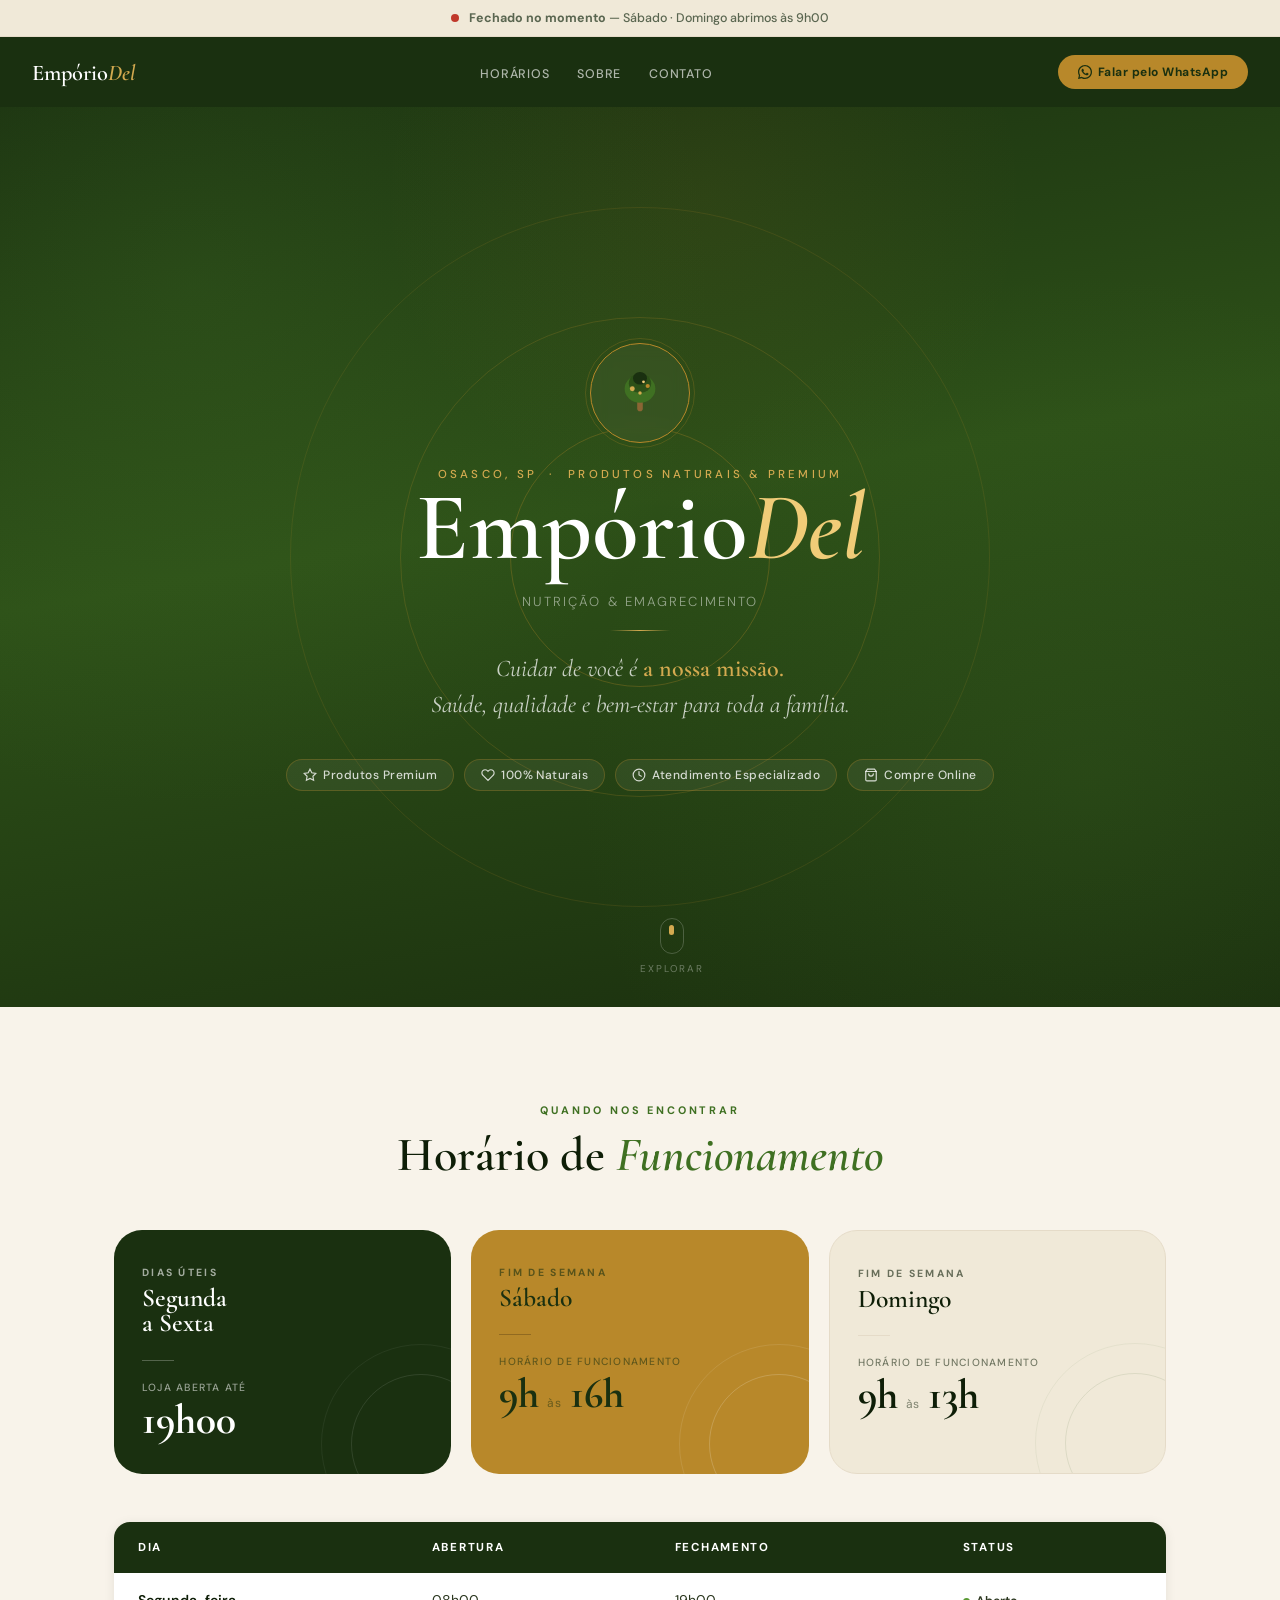
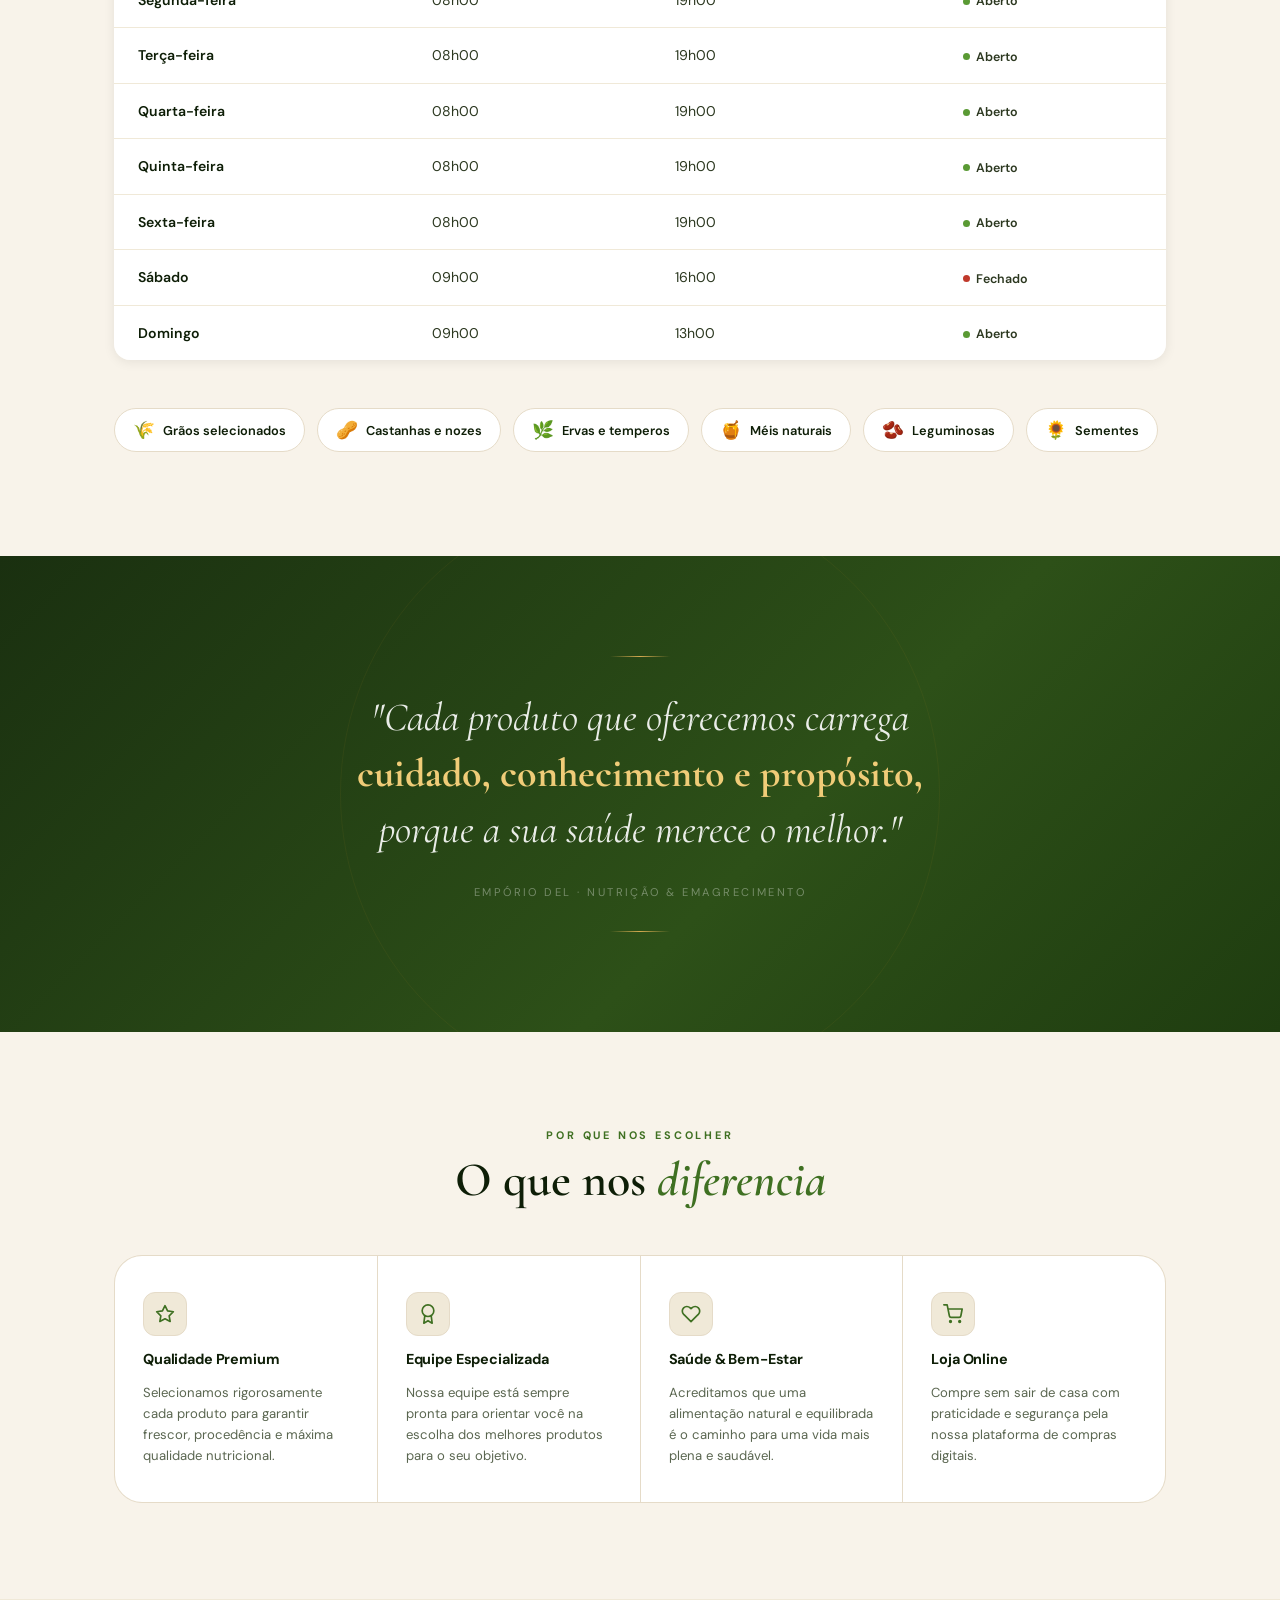
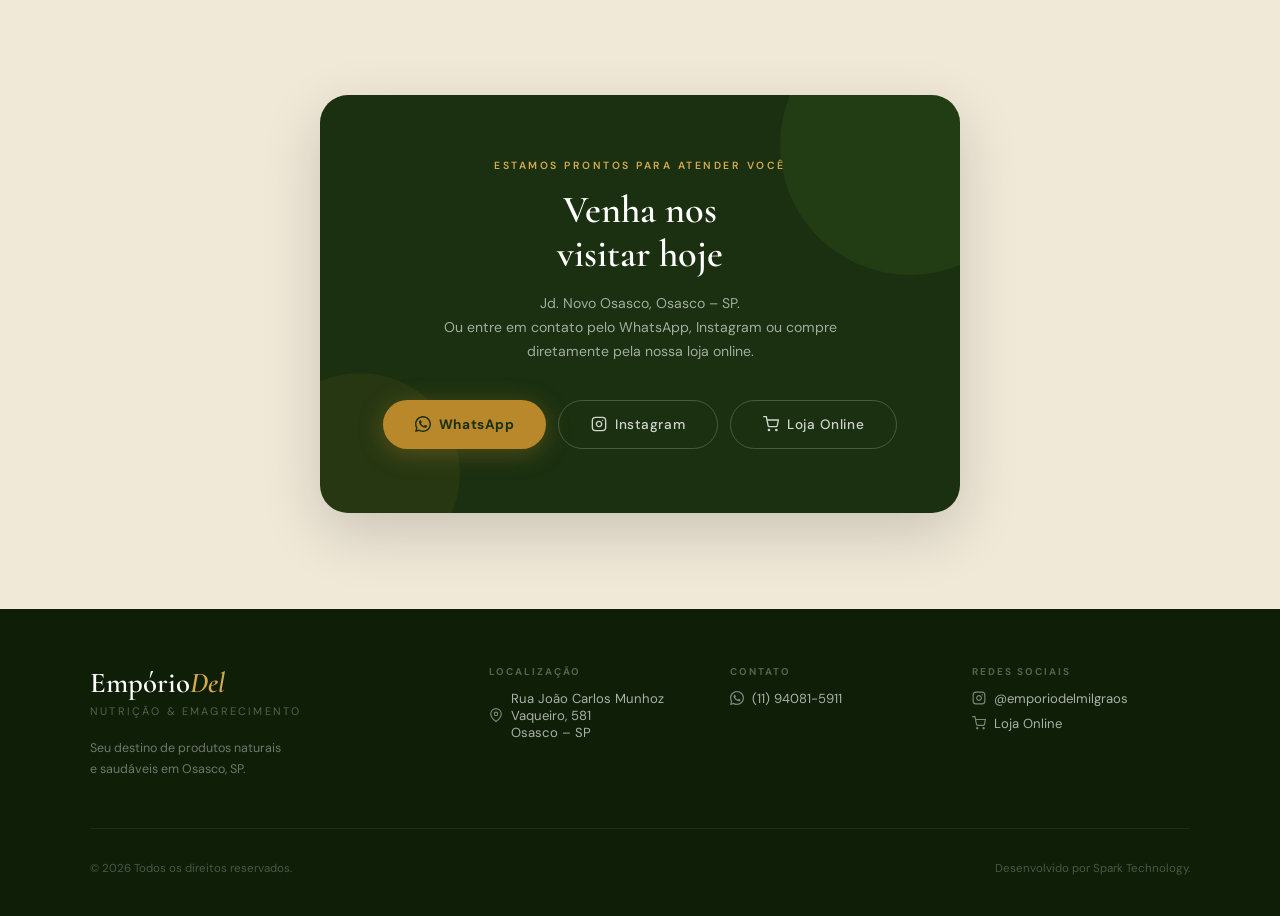
<file: index.html>
<!DOCTYPE html>
<html lang="pt-BR">

<head>
    <meta charset="UTF-8" />
    <meta name="viewport" content="width=device-width, initial-scale=1.0" />
    <title>Empório Del – Nutrição & Emagrecimento | Osasco SP</title>
    <link rel="preconnect" href="https://fonts.googleapis.com" />
    <link rel="preconnect" href="https://fonts.gstatic.com" crossorigin />
    <link
        href="https://fonts.googleapis.com/css2?family=Cormorant+Garamond:ital,wght@0,400;0,600;0,700;1,400;1,600&family=DM+Sans:opsz,wght@9..40,300;9..40,400;9..40,500;9..40,700&display=swap"
        rel="stylesheet" />
    <link rel="stylesheet" href="style.css">
</head>

<body>

    <div class="live-bar" id="live-bar">
        <div class="live-dot" id="live-dot"></div>
        <span id="live-text">Verificando horário atual…</span>
    </div>

    <nav id="nav">
        <a href="#" class="nav-logo">Empório<em>Del</em></a>
        <ul class="nav-links">
            <li><a href="#horarios">Horários</a></li>
            <li><a href="#sobre">Sobre</a></li>
            <li><a href="#contato">Contato</a></li>
        </ul>
        <a href="https://wa.me/5511940815911" target="_blank" class="nav-cta">
            <svg width="14" height="14" viewBox="0 0 24 24" fill="currentColor">
                <path
                    d="M17.472 14.382c-.297-.149-1.758-.867-2.03-.967-.273-.099-.471-.148-.67.15-.197.297-.767.966-.94 1.164-.173.199-.347.223-.644.075-.297-.15-1.255-.463-2.39-1.475-.883-.788-1.48-1.761-1.653-2.059-.173-.297-.018-.458.13-.606.134-.133.298-.347.446-.52.149-.174.198-.298.298-.497.099-.198.05-.371-.025-.52-.075-.149-.669-1.612-.916-2.207-.242-.579-.487-.5-.669-.51-.173-.008-.371-.01-.57-.01-.198 0-.52.074-.792.372-.272.297-1.04 1.016-1.04 2.479 0 1.462 1.065 2.875 1.213 3.074.149.198 2.096 3.2 5.077 4.487.709.306 1.262.489 1.694.625.712.227 1.36.195 1.871.118.571-.085 1.758-.719 2.006-1.413.248-.694.248-1.289.173-1.413-.074-.124-.272-.198-.57-.347z" />
                <path
                    d="M12 0C5.373 0 0 5.373 0 12c0 2.126.554 4.122 1.524 5.855L0 24l6.341-1.498A11.93 11.93 0 0 0 12 24c6.627 0 12-5.373 12-12S18.627 0 12 0zm0 21.818a9.8 9.8 0 0 1-5.003-1.371l-.36-.213-3.764.889.957-3.67-.234-.376A9.78 9.78 0 0 1 2.182 12C2.182 6.57 6.57 2.182 12 2.182S21.818 6.57 21.818 12 17.43 21.818 12 21.818z" />
            </svg>
            Falar pelo WhatsApp
        </a>
    </nav>

    <section class="hero">
        <div class="leaf-grid"></div>
        <div class="hero-ring-3"></div>

        <div class="logo-mark">
            <svg width="56" height="56" viewBox="0 0 80 80" fill="none" xmlns="http://www.w3.org/2000/svg">
                <rect x="36" y="50" width="8" height="16" rx="4" fill="#8B6534" />
                <ellipse cx="40" cy="34" rx="22" ry="20" fill="#3f7022" />
                <ellipse cx="40" cy="26" rx="16" ry="14" fill="#2d5018" />
                <ellipse cx="40" cy="19" rx="10" ry="9" fill="#1a3010" />
                <circle cx="29" cy="34" r="3.5" fill="#d4aa50" />
                <circle cx="51" cy="30" r="3" fill="#b8882a" />
                <circle cx="40" cy="40" r="2.5" fill="#d4aa50" />
                <circle cx="45" cy="24" r="2" fill="#f0cc78" />
            </svg>
        </div>

        <p class="hero-tagline">Osasco, SP &nbsp;·&nbsp; Produtos Naturais &amp; Premium</p>
        <h1 class="hero-brand">Empório<em>Del</em></h1>
        <p class="hero-sub">Nutrição &amp; Emagrecimento</p>

        <div class="gold-line"></div>

        <p class="hero-claim">
            Cuidar de você é <strong>a nossa missão.</strong><br />
            Saúde, qualidade e bem-estar para toda a família.
        </p>

        <div style="height:36px"></div>

        <div class="badges-row">
            <div class="badge">
                <svg width="14" height="14" viewBox="0 0 24 24" fill="none" stroke="currentColor" stroke-width="2"
                    stroke-linecap="round">
                    <path
                        d="M12 2l3.09 6.26L22 9.27l-5 4.87L18.18 21 12 17.77 5.82 21 7 14.14 2 9.27l6.91-1.01L12 2z" />
                </svg>
                Produtos Premium
            </div>
            <div class="badge">
                <svg width="14" height="14" viewBox="0 0 24 24" fill="none" stroke="currentColor" stroke-width="2"
                    stroke-linecap="round">
                    <path
                        d="M20.84 4.61a5.5 5.5 0 0 0-7.78 0L12 5.67l-1.06-1.06a5.5 5.5 0 0 0-7.78 7.78l1.06 1.06L12 21.23l7.78-7.78 1.06-1.06a5.5 5.5 0 0 0 0-7.78z" />
                </svg>
                100% Naturais
            </div>
            <div class="badge">
                <svg width="14" height="14" viewBox="0 0 24 24" fill="none" stroke="currentColor" stroke-width="2"
                    stroke-linecap="round">
                    <circle cx="12" cy="12" r="10" />
                    <polyline points="12 6 12 12 16 14" />
                </svg>
                Atendimento Especializado
            </div>
            <div class="badge">
                <svg width="14" height="14" viewBox="0 0 24 24" fill="none" stroke="currentColor" stroke-width="2"
                    stroke-linecap="round">
                    <path d="M6 2L3 6v14a2 2 0 0 0 2 2h14a2 2 0 0 0 2-2V6l-3-4z" />
                    <line x1="3" y1="6" x2="21" y2="6" />
                    <path d="M16 10a4 4 0 0 1-8 0" />
                </svg>
                Compre Online
            </div>
        </div>

        <div class="scroll-hint">
            <div class="scroll-arrow"></div>
            <span>Explorar</span>
        </div>
    </section>

    <section class="section" id="horarios">
        <p class="section-label reveal">Quando nos encontrar</p>
        <h2 class="section-title reveal">Horário de <em>Funcionamento</em></h2>

        <div class="schedule-grid">

            <div class="sched-card card-week reveal reveal-delay-1">
                <div class="card-day-label">Dias úteis</div>
                <div class="card-day-name">Segunda<br />a Sexta</div>
                <div class="card-divider"></div>
                <div class="card-time-label">Loja aberta até</div>
                <div class="card-time-val">19h00</div>
            </div>

            <div class="sched-card card-sat reveal reveal-delay-2">
                <div class="card-day-label">Fim de semana</div>
                <div class="card-day-name">Sábado</div>
                <div class="card-divider"></div>
                <div class="card-time-label">Horário de funcionamento</div>
                <div class="card-time-range">
                    <div class="card-time-val">9h</div>
                    <span class="sep">às</span>
                    <div class="card-time-val">16h</div>
                </div>
            </div>

            <div class="sched-card card-sun reveal reveal-delay-3">
                <div class="card-day-label">Fim de semana</div>
                <div class="card-day-name">Domingo</div>
                <div class="card-divider"></div>
                <div class="card-time-label">Horário de funcionamento</div>
                <div class="card-time-range">
                    <div class="card-time-val">9h</div>
                    <span class="sep">às</span>
                    <div class="card-time-val">13h</div>
                </div>
            </div>

        </div>

        <div class="table-wrapper reveal">
            <table class="hours-table">
                <thead>
                    <tr>
                        <th>Dia</th>
                        <th>Abertura</th>
                        <th>Fechamento</th>
                        <th>Status</th>
                    </tr>
                </thead>
                <tbody>
                    <tr>
                        <td>Segunda-feira</td>
                        <td>08h00</td>
                        <td>19h00</td>
                        <td><span class="status-dot status-open" id="status-seg">Aberto</span></td>
                    </tr>
                    <tr>
                        <td>Terça-feira</td>
                        <td>08h00</td>
                        <td>19h00</td>
                        <td><span class="status-dot status-open">Aberto</span></td>
                    </tr>
                    <tr>
                        <td>Quarta-feira</td>
                        <td>08h00</td>
                        <td>19h00</td>
                        <td><span class="status-dot status-open">Aberto</span></td>
                    </tr>
                    <tr>
                        <td>Quinta-feira</td>
                        <td>08h00</td>
                        <td>19h00</td>
                        <td><span class="status-dot status-open">Aberto</span></td>
                    </tr>
                    <tr>
                        <td>Sexta-feira</td>
                        <td>08h00</td>
                        <td>19h00</td>
                        <td><span class="status-dot status-open">Aberto</span></td>
                    </tr>
                    <tr>
                        <td>Sábado</td>
                        <td>09h00</td>
                        <td>16h00</td>
                        <td><span class="status-dot status-open">Aberto</span></td>
                    </tr>
                    <tr>
                        <td>Domingo</td>
                        <td>09h00</td>
                        <td>13h00</td>
                        <td><span class="status-dot status-open">Aberto</span></td>
                    </tr>
                </tbody>
            </table>
        </div>

        <div class="product-strip reveal">
            <div class="product-pill"><span>🌾</span> Grãos selecionados</div>
            <div class="product-pill"><span>🥜</span> Castanhas e nozes</div>
            <div class="product-pill"><span>🌿</span> Ervas e temperos</div>
            <div class="product-pill"><span>🍯</span> Méis naturais</div>
            <div class="product-pill"><span>🫘</span> Leguminosas</div>
            <div class="product-pill"><span>🌻</span> Sementes</div>
            <div class="product-pill"><span>🧉</span> Chás e fitoterápicos</div>
        </div>

    </section>

    <section class="mission" id="sobre">
        <div class="gold-line" style="margin-bottom:32px;"></div>
        <blockquote class="mission-quote">
            "Cada produto que oferecemos carrega <strong>cuidado, conhecimento e propósito,</strong> porque a sua saúde
            merece o melhor."
        </blockquote>
        <p class="mission-attr">Empório Del · Nutrição &amp; Emagrecimento</p>
        <div class="gold-line" style="margin-top:32px;"></div>
    </section>

    <section class="section">
        <p class="section-label reveal">Por que nos escolher</p>
        <h2 class="section-title reveal">O que nos <em>diferencia</em></h2>

        <div class="features-grid">
            <div class="feature-item reveal">
                <div class="feature-icon">
                    <svg width="20" height="20" viewBox="0 0 24 24" fill="none" stroke="currentColor" stroke-width="2"
                        stroke-linecap="round" stroke-linejoin="round">
                        <path
                            d="M12 2l3.09 6.26L22 9.27l-5 4.87L18.18 21 12 17.77 5.82 21 7 14.14 2 9.27l6.91-1.01L12 2z" />
                    </svg>
                </div>
                <div class="feature-title">Qualidade Premium</div>
                <div class="feature-desc">Selecionamos rigorosamente cada produto para garantir frescor, procedência e
                    máxima qualidade nutricional.</div>
            </div>
            <div class="feature-item reveal reveal-delay-1">
                <div class="feature-icon">
                    <svg width="20" height="20" viewBox="0 0 24 24" fill="none" stroke="currentColor" stroke-width="2"
                        stroke-linecap="round" stroke-linejoin="round">
                        <circle cx="12" cy="8" r="7" />
                        <polyline points="8.21 13.89 7 23 12 20 17 23 15.79 13.88" />
                    </svg>
                </div>
                <div class="feature-title">Equipe Especializada</div>
                <div class="feature-desc">Nossa equipe está sempre pronta para orientar você na escolha dos melhores
                    produtos para o seu objetivo.</div>
            </div>
            <div class="feature-item reveal reveal-delay-2">
                <div class="feature-icon">
                    <svg width="20" height="20" viewBox="0 0 24 24" fill="none" stroke="currentColor" stroke-width="2"
                        stroke-linecap="round" stroke-linejoin="round">
                        <path
                            d="M20.84 4.61a5.5 5.5 0 0 0-7.78 0L12 5.67l-1.06-1.06a5.5 5.5 0 0 0-7.78 7.78l1.06 1.06L12 21.23l7.78-7.78 1.06-1.06a5.5 5.5 0 0 0 0-7.78z" />
                    </svg>
                </div>
                <div class="feature-title">Saúde &amp; Bem-Estar</div>
                <div class="feature-desc">Acreditamos que uma alimentação natural e equilibrada é o caminho para uma
                    vida mais plena e saudável.</div>
            </div>
            <div class="feature-item reveal reveal-delay-3">
                <div class="feature-icon">
                    <svg width="20" height="20" viewBox="0 0 24 24" fill="none" stroke="currentColor" stroke-width="2"
                        stroke-linecap="round" stroke-linejoin="round">
                        <circle cx="9" cy="21" r="1" />
                        <circle cx="20" cy="21" r="1" />
                        <path d="M1 1h4l2.68 13.39a2 2 0 0 0 2 1.61h9.72a2 2 0 0 0 2-1.61L23 6H6" />
                    </svg>
                </div>
                <div class="feature-title">Loja Online</div>
                <div class="feature-desc">Compre sem sair de casa com praticidade e segurança pela nossa plataforma de
                    compras digitais.</div>
            </div>
        </div>
    </section>

    <section class="cta-section" id="contato">
        <div class="cta-card reveal">
            <p class="cta-label">Estamos prontos para atender você</p>
            <h2 class="cta-heading">Venha nos<br />visitar hoje</h2>
            <p class="cta-body">
                Jd. Novo Osasco, Osasco – SP.<br />
                Ou entre em contato pelo WhatsApp, Instagram ou compre diretamente pela nossa loja online.
            </p>
            <div class="cta-buttons">
                <a href="https://wa.me/5511940815911" target="_blank" class="btn-primary">
                    <svg width="16" height="16" viewBox="0 0 24 24" fill="currentColor">
                        <path
                            d="M17.472 14.382c-.297-.149-1.758-.867-2.03-.967-.273-.099-.471-.148-.67.15-.197.297-.767.966-.94 1.164-.173.199-.347.223-.644.075-.297-.15-1.255-.463-2.39-1.475-.883-.788-1.48-1.761-1.653-2.059-.173-.297-.018-.458.13-.606.134-.133.298-.347.446-.52.149-.174.198-.298.298-.497.099-.198.05-.371-.025-.52-.075-.149-.669-1.612-.916-2.207-.242-.579-.487-.5-.669-.51-.173-.008-.371-.01-.57-.01-.198 0-.52.074-.792.372-.272.297-1.04 1.016-1.04 2.479 0 1.462 1.065 2.875 1.213 3.074.149.198 2.096 3.2 5.077 4.487.709.306 1.262.489 1.694.625.712.227 1.36.195 1.871.118.571-.085 1.758-.719 2.006-1.413.248-.694.248-1.289.173-1.413-.074-.124-.272-.198-.57-.347z" />
                        <path
                            d="M12 0C5.373 0 0 5.373 0 12c0 2.126.554 4.122 1.524 5.855L0 24l6.341-1.498A11.93 11.93 0 0 0 12 24c6.627 0 12-5.373 12-12S18.627 0 12 0zm0 21.818a9.8 9.8 0 0 1-5.003-1.371l-.36-.213-3.764.889.957-3.67-.234-.376A9.78 9.78 0 0 1 2.182 12C2.182 6.57 6.57 2.182 12 2.182S21.818 6.57 21.818 12 17.43 21.818 12 21.818z" />
                    </svg>
                    WhatsApp
                </a>
                <a href="https://instagram.com/emporiodelmilgraos" target="_blank" class="btn-secondary">
                    <svg width="16" height="16" viewBox="0 0 24 24" fill="none" stroke="currentColor" stroke-width="2"
                        stroke-linecap="round">
                        <rect x="2" y="2" width="20" height="20" rx="5" />
                        <path d="M16 11.37A4 4 0 1 1 12.63 8 4 4 0 0 1 16 11.37z" />
                        <line x1="17.5" y1="6.5" x2="17.51" y2="6.5" />
                    </svg>
                    Instagram
                </a>
                <a href="https://emporiodel.smartpos.app" target="_blank" class="btn-secondary">
                    <svg width="16" height="16" viewBox="0 0 24 24" fill="none" stroke="currentColor" stroke-width="2"
                        stroke-linecap="round">
                        <circle cx="9" cy="21" r="1" />
                        <circle cx="20" cy="21" r="1" />
                        <path d="M1 1h4l2.68 13.39a2 2 0 0 0 2 1.61h9.72a2 2 0 0 0 2-1.61L23 6H6" />
                    </svg>
                    Loja Online
                </a>
            </div>
        </div>
    </section>

    <footer>
        <div class="footer-inner">
            <div class="footer-top">
                <div>
                    <div class="footer-brand">Empório<em>Del</em></div>
                    <div class="footer-brand-sub">Nutrição &amp; Emagrecimento</div>
                    <div style="margin-top:20px; font-size:.78rem; color:rgba(255,255,255,.4); line-height:1.7;">
                        Seu destino de produtos naturais<br />e saudáveis em Osasco, SP.
                    </div>
                </div>
                <div class="footer-links">
                    <div class="contact-group">
                        <div class="contact-group-label">Localização</div>
                        <a class="contact-link"
                            href="https://www.google.com/maps/place/R.+Jo%C3%A3o+Carlos+Munhoz+Vaquero,+581+-+Novo+Osasco,+Osasco+-+SP,+06142-150/@-23.5725568,-46.8036176,17z/data=!3m1!4b1!4m6!3m5!1s0x94ce556401fa2e37:0xf26aad3d9aedfe6a!8m2!3d-23.5725568!4d-46.8010427!16s%2Fg%2F11pw0x80fg?entry=ttu&g_ep=EgoyMDI2MDQyOS4wIKXMDSoASAFQAw%3D%3D"
                            target="_blank">
                            <svg width="14" height="14" viewBox="0 0 24 24" fill="none" stroke="currentColor"
                                stroke-width="2" stroke-linecap="round">
                                <path d="M21 10c0 7-9 13-9 13S3 17 3 10a9 9 0 0 1 18 0z" />
                                <circle cx="12" cy="10" r="3" />
                            </svg>
                            Rua João Carlos Munhoz Vaqueiro, 581<br />Osasco – SP
                        </a>
                    </div>
                    <div class="contact-group">
                        <div class="contact-group-label">Contato</div>
                        <a class="contact-link" href="https://wa.me/5511940815911" target="_blank">
                            <svg width="14" height="14" viewBox="0 0 24 24" fill="currentColor">
                                <path
                                    d="M17.472 14.382c-.297-.149-1.758-.867-2.03-.967-.273-.099-.471-.148-.67.15-.197.297-.767.966-.94 1.164-.173.199-.347.223-.644.075-.297-.15-1.255-.463-2.39-1.475-.883-.788-1.48-1.761-1.653-2.059-.173-.297-.018-.458.13-.606.134-.133.298-.347.446-.52.149-.174.198-.298.298-.497.099-.198.05-.371-.025-.52-.075-.149-.669-1.612-.916-2.207-.242-.579-.487-.5-.669-.51-.173-.008-.371-.01-.57-.01-.198 0-.52.074-.792.372-.272.297-1.04 1.016-1.04 2.479 0 1.462 1.065 2.875 1.213 3.074.149.198 2.096 3.2 5.077 4.487.709.306 1.262.489 1.694.625.712.227 1.36.195 1.871.118.571-.085 1.758-.719 2.006-1.413.248-.694.248-1.289.173-1.413-.074-.124-.272-.198-.57-.347z" />
                                <path
                                    d="M12 0C5.373 0 0 5.373 0 12c0 2.126.554 4.122 1.524 5.855L0 24l6.341-1.498A11.93 11.93 0 0 0 12 24c6.627 0 12-5.373 12-12S18.627 0 12 0zm0 21.818a9.8 9.8 0 0 1-5.003-1.371l-.36-.213-3.764.889.957-3.67-.234-.376A9.78 9.78 0 0 1 2.182 12C2.182 6.57 6.57 2.182 12 2.182S21.818 6.57 21.818 12 17.43 21.818 12 21.818z" />
                            </svg>
                            (11) 94081-5911
                        </a>
                    </div>
                    <div class="contact-group">
                        <div class="contact-group-label">Redes Sociais</div>
                        <a class="contact-link" href="https://instagram.com/emporiodelmilgraos" target="_blank">
                            <svg width="14" height="14" viewBox="0 0 24 24" fill="none" stroke="currentColor"
                                stroke-width="2" stroke-linecap="round">
                                <rect x="2" y="2" width="20" height="20" rx="5" />
                                <path d="M16 11.37A4 4 0 1 1 12.63 8 4 4 0 0 1 16 11.37z" />
                                <line x1="17.5" y1="6.5" x2="17.51" y2="6.5" />
                            </svg>
                            @emporiodelmilgraos
                        </a>
                        <a class="contact-link" href="https://emporiodel.smartpos.app" target="_blank">
                            <svg width="14" height="14" viewBox="0 0 24 24" fill="none" stroke="currentColor"
                                stroke-width="2" stroke-linecap="round">
                                <circle cx="9" cy="21" r="1" />
                                <circle cx="20" cy="21" r="1" />
                                <path d="M1 1h4l2.68 13.39a2 2 0 0 0 2 1.61h9.72a2 2 0 0 0 2-1.61L23 6H6" />
                            </svg>
                            Loja Online
                        </a>
                    </div>
                </div>
            </div>
            <div class="footer-bottom">
                <div class="footer-copy">© 2026 Todos os direitos reservados.</div>
                <div class="footer-copy">Desenvolvido por <a class="spark" target="_blank" href="https://spark-technology.vercel.app/">Spark Technology.</a></div>
            </div>
        </div>
    </footer>
    <script src="script.js"></script>
</body>

</html>
</file>
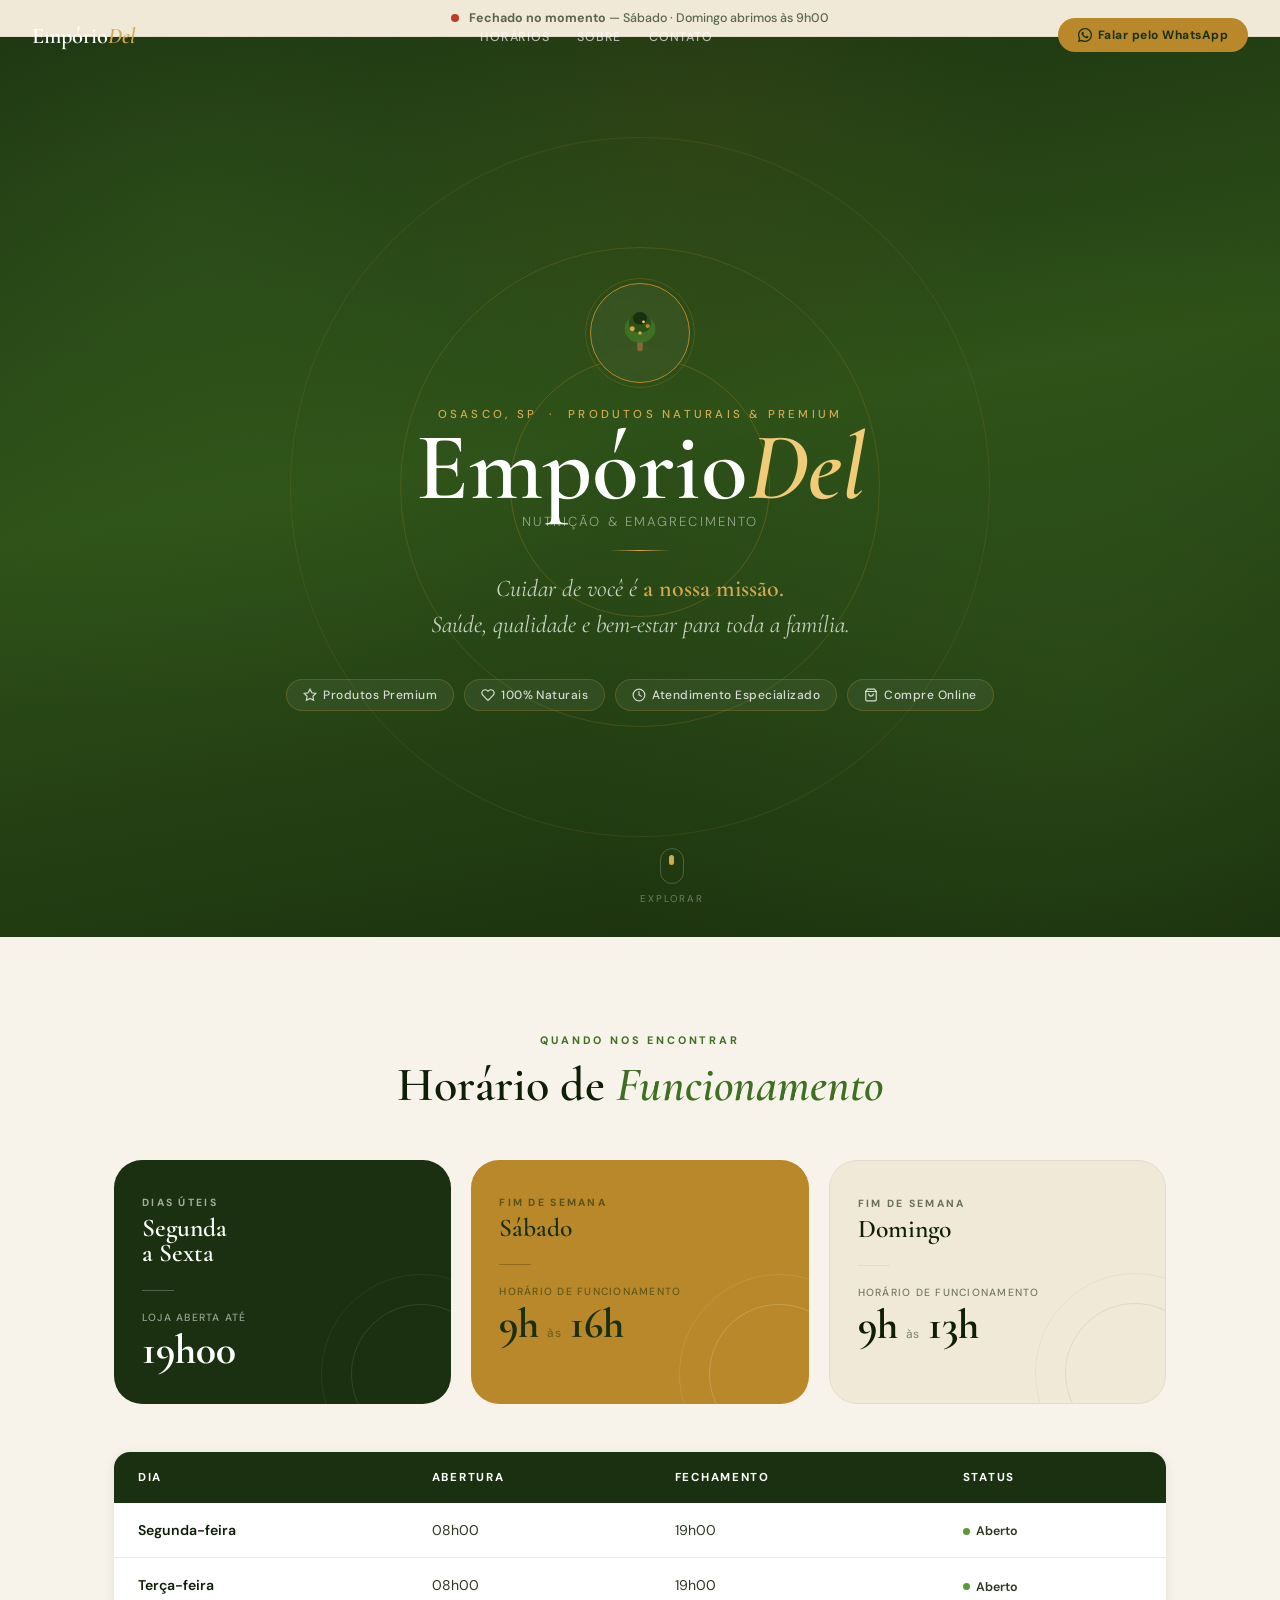
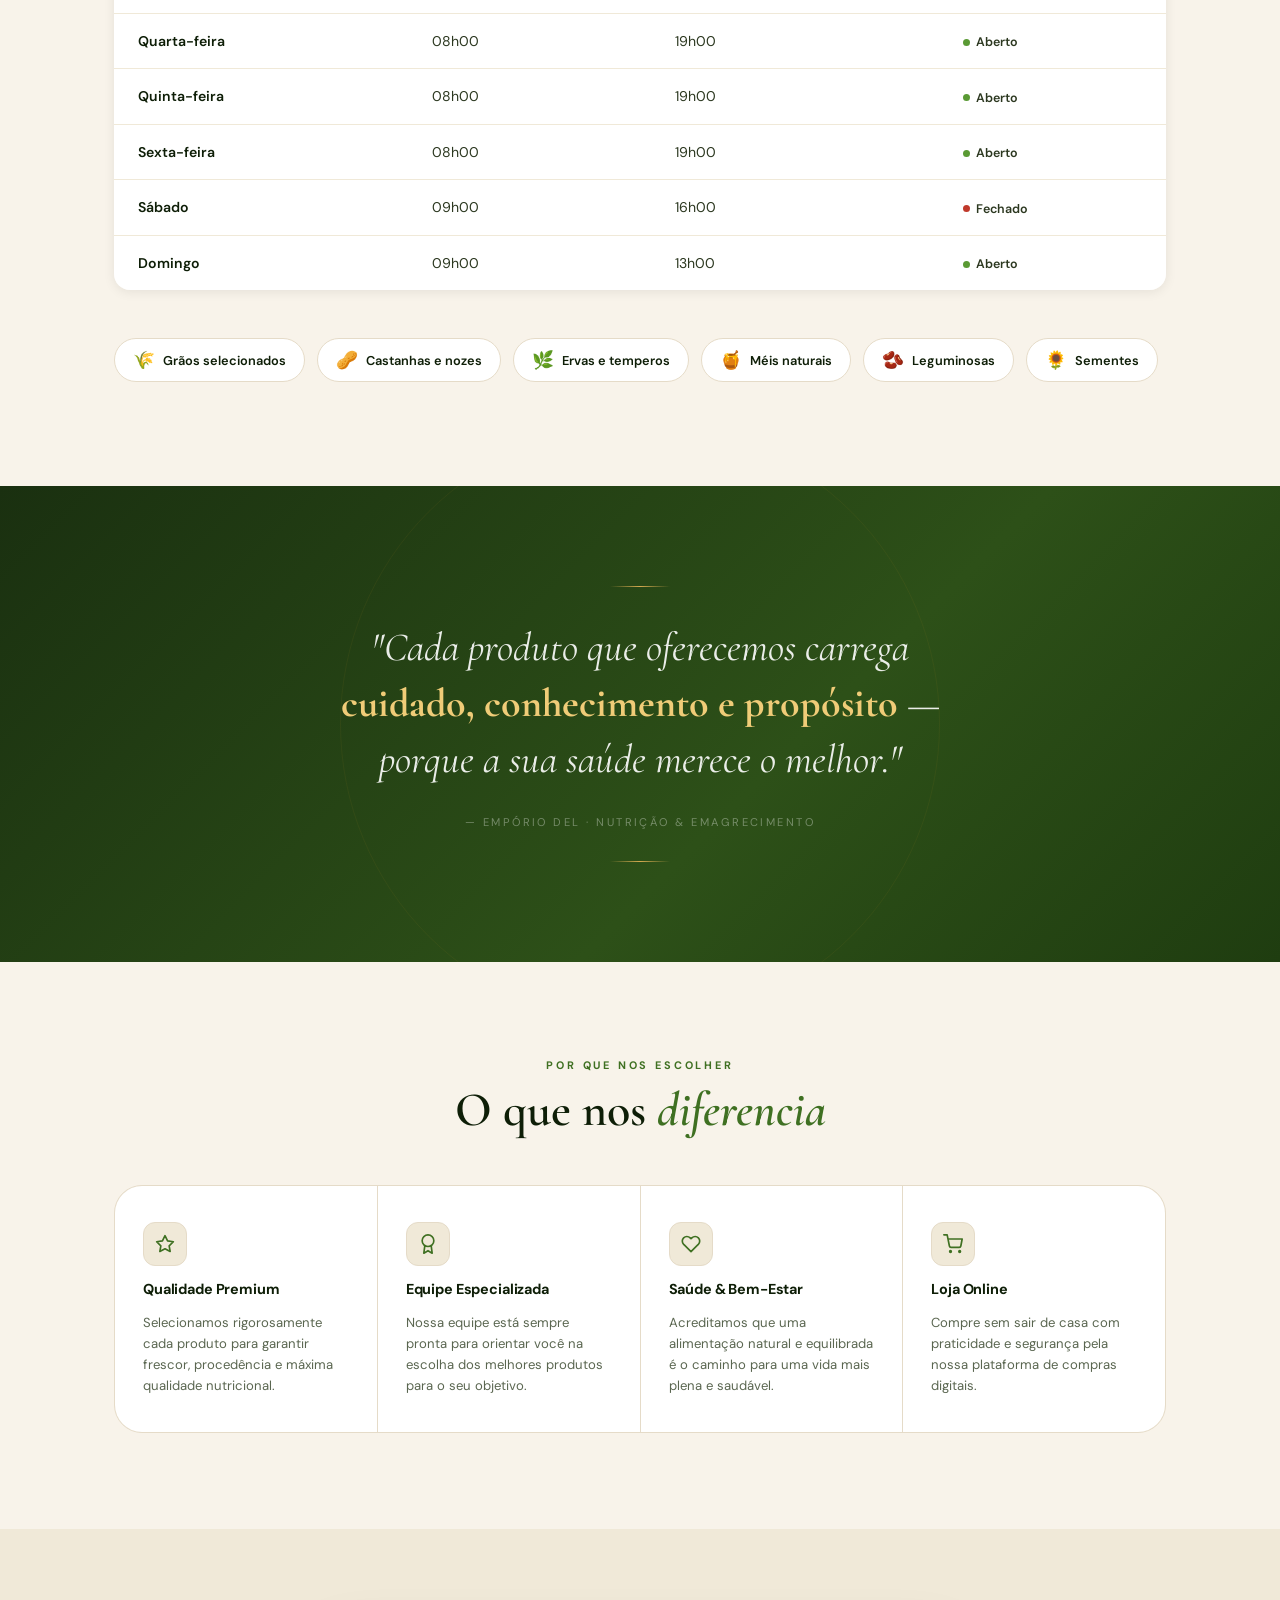
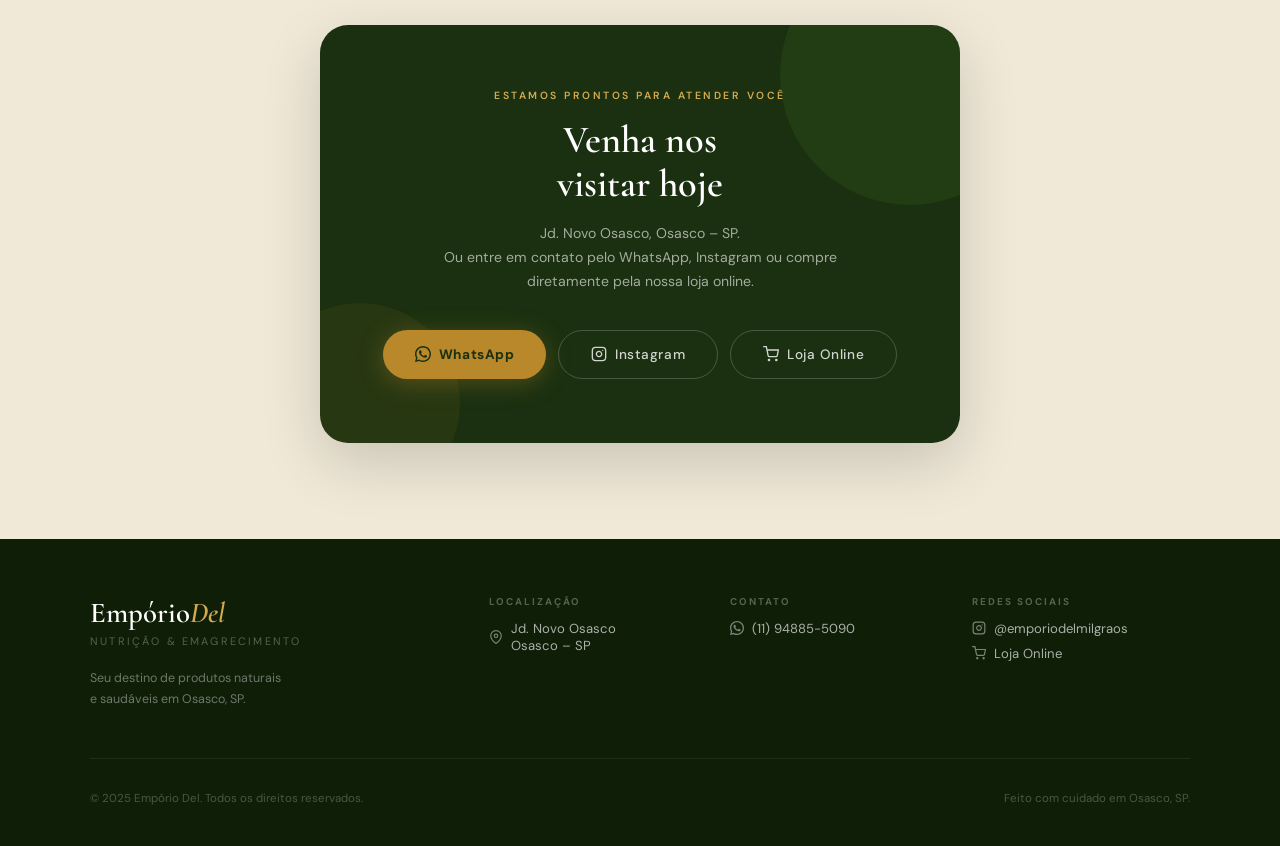
<file: teste2.html>
<!DOCTYPE html>
<html lang="pt-BR">

<head>
    <meta charset="UTF-8" />
    <meta name="viewport" content="width=device-width, initial-scale=1.0" />
    <title>Empório Del – Nutrição & Emagrecimento | Osasco SP</title>
    <link rel="preconnect" href="https://fonts.googleapis.com" />
    <link rel="preconnect" href="https://fonts.gstatic.com" crossorigin />
    <link
        href="https://fonts.googleapis.com/css2?family=Cormorant+Garamond:ital,wght@0,400;0,600;0,700;1,400;1,600&family=DM+Sans:opsz,wght@9..40,300;9..40,400;9..40,500;9..40,700&display=swap"
        rel="stylesheet" />

    <style>
        :root {
            --cream: #f8f3ea;
            --cream-2: #f0e9d8;
            --cream-3: #e5dbc8;
            --gold: #b8882a;
            --gold-l: #d4aa50;
            --gold-xl: #f0cc78;
            --green-1: #1a3010;
            --green-2: #2d5018;
            --green-3: #3f7022;
            --green-4: #5a9a34;
            --green-5: #7fc04a;
            --text-h: #0e1e07;
            --text-b: #2c3820;
            --text-m: #5a6650;
            --white: #ffffff;
            --radius: 16px;
            --radius-lg: 28px;
            --radius-pill: 999px;
            --shadow-sm: 0 2px 12px rgba(0, 0, 0, .08);
            --shadow-md: 0 8px 32px rgba(0, 0, 0, .12);
            --shadow-lg: 0 20px 60px rgba(0, 0, 0, .16);
        }

        *,
        *::before,
        *::after {
            box-sizing: border-box;
            margin: 0;
            padding: 0;
        }

        html {
            scroll-behavior: smooth;
        }

        body {
            font-family: 'DM Sans', sans-serif;
            background: var(--cream);
            color: var(--text-b);
            overflow-x: hidden;
            min-height: 100vh;
        }

        /* ─── NOISE TEXTURE ─── */
        body::before {
            content: '';
            position: fixed;
            inset: 0;
            background-image: url("data:image/svg+xml,%3Csvg xmlns='http://www.w3.org/2000/svg' width='300' height='300'%3E%3Cfilter id='n'%3E%3CfeTurbulence type='fractalNoise' baseFrequency='0.75' numOctaves='4' stitchTiles='stitch'/%3E%3C/filter%3E%3Crect width='300' height='300' filter='url(%23n)' opacity='0.03'/%3E%3C/svg%3E");
            pointer-events: none;
            z-index: 0;
        }

        /* ─── HERO ─── */
        .hero {
            position: relative;
            min-height: 100vh;
            display: flex;
            flex-direction: column;
            justify-content: center;
            align-items: center;
            overflow: hidden;
            background: linear-gradient(170deg, var(--green-1) 0%, var(--green-2) 45%, #1a2e0e 100%);
            padding: 80px 24px 60px;
            z-index: 1;
        }

        /* Decorative rings */
        .hero::before,
        .hero::after {
            content: '';
            position: absolute;
            border-radius: 50%;
            border: 1px solid rgba(184, 136, 42, .15);
            pointer-events: none;
        }

        .hero::before {
            width: 700px;
            height: 700px;
            top: 50%;
            left: 50%;
            transform: translate(-50%, -50%);
        }

        .hero::after {
            width: 480px;
            height: 480px;
            top: 50%;
            left: 50%;
            transform: translate(-50%, -50%);
            border-color: rgba(184, 136, 42, .22);
        }

        .hero-ring-3 {
            position: absolute;
            width: 260px;
            height: 260px;
            border-radius: 50%;
            border: 1px solid rgba(184, 136, 42, .30);
            top: 50%;
            left: 50%;
            transform: translate(-50%, -50%);
            pointer-events: none;
        }

        /* Leaf grid bg */
        .leaf-grid {
            position: absolute;
            inset: 0;
            background-image:
                radial-gradient(circle at 15% 20%, rgba(90, 154, 52, .15) 0%, transparent 40%),
                radial-gradient(circle at 85% 75%, rgba(90, 154, 52, .12) 0%, transparent 40%),
                radial-gradient(circle at 55% 10%, rgba(184, 136, 42, .08) 0%, transparent 30%);
            pointer-events: none;
        }

        /* Gold divider line */
        .gold-line {
            width: 60px;
            height: 1px;
            background: linear-gradient(90deg, transparent, var(--gold-l), transparent);
            margin: 20px auto;
        }

        /* Logo mark */
        .logo-mark {
            width: 100px;
            height: 100px;
            border-radius: 50%;
            border: 1.5px solid var(--gold);
            background: rgba(255, 255, 255, .04);
            backdrop-filter: blur(8px);
            display: flex;
            align-items: center;
            justify-content: center;
            margin: 0 auto 24px;
            position: relative;
            z-index: 2;
            animation: scaleIn .9s cubic-bezier(.16, 1, .3, 1) both;
        }

        .logo-mark::after {
            content: '';
            position: absolute;
            inset: -6px;
            border-radius: 50%;
            border: 1px solid rgba(184, 136, 42, .25);
        }

        .hero-tagline {
            font-family: 'DM Sans', sans-serif;
            font-size: .72rem;
            font-weight: 500;
            letter-spacing: .28em;
            text-transform: uppercase;
            color: var(--gold-l);
            text-align: center;
            position: relative;
            z-index: 2;
            animation: fadeUp .8s .1s ease both;
        }

        .hero-brand {
            font-family: 'Cormorant Garamond', serif;
            font-size: clamp(3.5rem, 10vw, 6rem);
            font-weight: 600;
            color: var(--white);
            text-align: center;
            line-height: .95;
            position: relative;
            z-index: 2;
            animation: fadeUp .8s .2s ease both;
        }

        .hero-brand em {
            font-style: italic;
            color: var(--gold-xl);
        }

        .hero-sub {
            font-size: .82rem;
            font-weight: 300;
            letter-spacing: .16em;
            text-transform: uppercase;
            color: rgba(255, 255, 255, .5);
            text-align: center;
            position: relative;
            z-index: 2;
            animation: fadeUp .8s .3s ease both;
        }

        .hero-claim {
            font-family: 'Cormorant Garamond', serif;
            font-size: clamp(1.1rem, 3vw, 1.5rem);
            font-style: italic;
            color: rgba(255, 255, 255, .75);
            text-align: center;
            max-width: 520px;
            line-height: 1.5;
            position: relative;
            z-index: 2;
            animation: fadeUp .8s .4s ease both;
        }

        .hero-claim strong {
            color: var(--gold-l);
            font-style: normal;
            font-weight: 600;
        }

        /* Scroll indicator */
        .scroll-hint {
            position: absolute;
            bottom: 32px;
            left: 50%;
            transform: translateX(-50%);
            display: flex;
            flex-direction: column;
            align-items: center;
            gap: 8px;
            z-index: 2;
            animation: fadeUp .8s .8s ease both;
        }

        .scroll-hint span {
            font-size: .62rem;
            letter-spacing: .2em;
            text-transform: uppercase;
            color: rgba(255, 255, 255, .35);
        }

        .scroll-arrow {
            width: 24px;
            height: 36px;
            border: 1px solid rgba(255, 255, 255, .2);
            border-radius: 12px;
            display: flex;
            justify-content: center;
            padding-top: 6px;
        }

        .scroll-arrow::after {
            content: '';
            width: 5px;
            height: 10px;
            border-radius: 3px;
            background: var(--gold-l);
            animation: scrollBob 1.6s ease-in-out infinite;
        }

        /* ─── PILL BADGES ─── */
        .badges-row {
            display: flex;
            flex-wrap: wrap;
            justify-content: center;
            gap: 10px;
            position: relative;
            z-index: 2;
            animation: fadeUp .8s .5s ease both;
        }

        .badge {
            display: flex;
            align-items: center;
            gap: 6px;
            padding: 7px 16px;
            border-radius: var(--radius-pill);
            border: 1px solid rgba(184, 136, 42, .3);
            background: rgba(255, 255, 255, .06);
            backdrop-filter: blur(4px);
            font-size: .75rem;
            font-weight: 500;
            color: rgba(255, 255, 255, .8);
            letter-spacing: .04em;
        }

        .badge svg {
            flex-shrink: 0;
        }

        /* ─── SECTION WRAPPER ─── */
        .section {
            position: relative;
            z-index: 1;
            padding: 96px 24px;
            max-width: 1100px;
            margin: 0 auto;
        }

        .section-label {
            font-size: .68rem;
            font-weight: 700;
            letter-spacing: .26em;
            text-transform: uppercase;
            color: var(--green-3);
            text-align: center;
            margin-bottom: 12px;
        }

        .section-title {
            font-family: 'Cormorant Garamond', serif;
            font-size: clamp(2rem, 5vw, 3rem);
            font-weight: 600;
            color: var(--text-h);
            text-align: center;
            line-height: 1.1;
            margin-bottom: 48px;
        }

        .section-title em {
            font-style: italic;
            color: var(--green-3);
        }

        /* ─── SCHEDULE ─── */
        .schedule-grid {
            display: grid;
            grid-template-columns: repeat(3, 1fr);
            gap: 20px;
            margin-bottom: 48px;
        }

        @media (max-width: 700px) {
            .schedule-grid {
                grid-template-columns: 1fr;
            }
        }

        .sched-card {
            border-radius: var(--radius-lg);
            padding: 36px 28px 32px;
            position: relative;
            overflow: hidden;
            transition: transform .35s cubic-bezier(.16, 1, .3, 1), box-shadow .35s ease;
            cursor: default;
        }

        .sched-card:hover {
            transform: translateY(-6px);
            box-shadow: var(--shadow-lg);
        }

        .sched-card.card-week {
            background: var(--green-1);
            color: var(--white);
        }

        .sched-card.card-sat {
            background: var(--gold);
            color: var(--green-1);
        }

        .sched-card.card-sun {
            background: var(--cream-2);
            color: var(--text-h);
            border: 1.5px solid var(--cream-3);
        }

        /* Decorative arc */
        .sched-card::before {
            content: '';
            position: absolute;
            bottom: -40px;
            right: -40px;
            width: 140px;
            height: 140px;
            border-radius: 50%;
            border: 1px solid rgba(255, 255, 255, .1);
        }

        .sched-card.card-sat::before {
            border-color: rgba(255, 255, 255, .18);
        }

        .sched-card.card-sun::before {
            border-color: rgba(45, 80, 24, .1);
        }

        .sched-card::after {
            content: '';
            position: absolute;
            bottom: -70px;
            right: -70px;
            width: 200px;
            height: 200px;
            border-radius: 50%;
            border: 1px solid rgba(255, 255, 255, .06);
        }

        .sched-card.card-sat::after {
            border-color: rgba(255, 255, 255, .1);
        }

        .sched-card.card-sun::after {
            border-color: rgba(45, 80, 24, .06);
        }

        .card-day-label {
            font-size: .65rem;
            font-weight: 700;
            letter-spacing: .22em;
            text-transform: uppercase;
            opacity: .6;
            margin-bottom: 6px;
        }

        .card-day-name {
            font-family: 'Cormorant Garamond', serif;
            font-size: 1.6rem;
            font-weight: 600;
            line-height: 1;
            margin-bottom: 24px;
        }

        .card-divider {
            width: 32px;
            height: 1px;
            margin-bottom: 20px;
        }

        .card-week .card-divider {
            background: rgba(255, 255, 255, .25);
        }

        .card-sat .card-divider {
            background: rgba(30, 18, 0, .25);
        }

        .card-sun .card-divider {
            background: var(--cream-3);
        }

        .card-time-label {
            font-size: .65rem;
            font-weight: 500;
            letter-spacing: .12em;
            text-transform: uppercase;
            opacity: .55;
            margin-bottom: 6px;
        }

        .card-time-val {
            font-family: 'Cormorant Garamond', serif;
            font-size: 2.6rem;
            font-weight: 700;
            line-height: 1;
        }

        .card-time-range {
            display: flex;
            align-items: baseline;
            gap: 8px;
        }

        .card-time-range .sep {
            font-family: 'DM Sans', sans-serif;
            font-size: .75rem;
            font-weight: 400;
            opacity: .5;
            letter-spacing: .06em;
        }

        /* ─── MISSION STRIP ─── */
        .mission {
            background: linear-gradient(135deg, var(--green-1), var(--green-2) 60%, #1f3d10);
            padding: 80px 24px;
            text-align: center;
            position: relative;
            overflow: hidden;
            z-index: 1;
        }

        .mission::before {
            content: '';
            position: absolute;
            top: 50%;
            left: 50%;
            transform: translate(-50%, -50%);
            width: 600px;
            height: 600px;
            border-radius: 50%;
            border: 1px solid rgba(184, 136, 42, .08);
        }

        .mission-quote {
            font-family: 'Cormorant Garamond', serif;
            font-size: clamp(1.7rem, 4vw, 2.5rem);
            font-style: italic;
            color: rgba(255, 255, 255, .9);
            max-width: 640px;
            margin: 0 auto;
            line-height: 1.4;
            position: relative;
            z-index: 1;
        }

        .mission-quote strong {
            font-style: normal;
            color: var(--gold-xl);
        }

        .mission-attr {
            margin-top: 28px;
            font-size: .7rem;
            letter-spacing: .22em;
            text-transform: uppercase;
            color: rgba(255, 255, 255, .35);
            position: relative;
            z-index: 1;
        }

        /* ─── FEATURES STRIP ─── */
        .features-grid {
            display: grid;
            grid-template-columns: repeat(auto-fit, minmax(220px, 1fr));
            gap: 1px;
            background: var(--cream-3);
            border-radius: var(--radius-lg);
            overflow: hidden;
            border: 1px solid var(--cream-3);
        }

        .feature-item {
            background: var(--white);
            padding: 36px 28px;
            display: flex;
            flex-direction: column;
            gap: 14px;
            transition: background .25s ease;
        }

        .feature-item:hover {
            background: var(--cream);
        }

        .feature-icon {
            width: 44px;
            height: 44px;
            border-radius: 12px;
            background: var(--cream-2);
            display: flex;
            align-items: center;
            justify-content: center;
            border: 1px solid var(--cream-3);
        }

        .feature-icon svg {
            color: var(--green-3);
        }

        .feature-title {
            font-weight: 700;
            font-size: .9rem;
            color: var(--text-h);
            letter-spacing: -.01em;
        }

        .feature-desc {
            font-size: .82rem;
            color: var(--text-m);
            line-height: 1.6;
        }

        /* ─── HOURS DETAIL TABLE ─── */
        .hours-table {
            width: 100%;
            border-collapse: collapse;
            margin-top: 48px;
            border-radius: var(--radius);
            overflow: hidden;
            box-shadow: var(--shadow-sm);
        }

        .hours-table thead tr {
            background: var(--green-1);
            color: var(--white);
        }

        .hours-table thead th {
            padding: 18px 24px;
            text-align: left;
            font-size: .72rem;
            font-weight: 700;
            letter-spacing: .15em;
            text-transform: uppercase;
        }

        .hours-table tbody tr {
            background: var(--white);
            border-bottom: 1px solid var(--cream-2);
            transition: background .2s ease;
        }

        .hours-table tbody tr:hover {
            background: var(--cream);
        }

        .hours-table tbody tr:last-child {
            border-bottom: none;
        }

        .hours-table tbody td {
            padding: 18px 24px;
            font-size: .88rem;
            color: var(--text-b);
        }

        .hours-table tbody td:first-child {
            font-weight: 600;
            color: var(--text-h);
        }

        .status-dot {
            display: inline-flex;
            align-items: center;
            gap: 6px;
            font-size: .78rem;
            font-weight: 600;
        }

        .status-dot::before {
            content: '';
            width: 7px;
            height: 7px;
            border-radius: 50%;
            flex-shrink: 0;
        }

        .status-open::before {
            background: var(--green-4);
        }

        .status-close::before {
            background: #c0392b;
        }

        /* ─── CTA SECTION ─── */
        .cta-section {
            padding: 96px 24px;
            text-align: center;
            position: relative;
            z-index: 1;
            background: var(--cream-2);
        }

        .cta-card {
            max-width: 640px;
            margin: 0 auto;
            background: var(--green-1);
            border-radius: var(--radius-lg);
            padding: 64px 48px;
            position: relative;
            overflow: hidden;
            box-shadow: var(--shadow-lg);
        }

        .cta-card::before {
            content: '';
            position: absolute;
            top: -80px;
            right: -80px;
            width: 260px;
            height: 260px;
            border-radius: 50%;
            background: rgba(90, 154, 52, .12);
        }

        .cta-card::after {
            content: '';
            position: absolute;
            bottom: -60px;
            left: -60px;
            width: 200px;
            height: 200px;
            border-radius: 50%;
            background: rgba(184, 136, 42, .08);
        }

        .cta-label {
            font-size: .65rem;
            letter-spacing: .24em;
            text-transform: uppercase;
            color: var(--gold-l);
            font-weight: 600;
            margin-bottom: 16px;
            position: relative;
            z-index: 1;
        }

        .cta-heading {
            font-family: 'Cormorant Garamond', serif;
            font-size: 2.4rem;
            font-weight: 600;
            color: var(--white);
            line-height: 1.15;
            margin-bottom: 16px;
            position: relative;
            z-index: 1;
        }

        .cta-body {
            font-size: .88rem;
            color: rgba(255, 255, 255, .6);
            max-width: 420px;
            margin: 0 auto 36px;
            line-height: 1.7;
            position: relative;
            z-index: 1;
        }

        .cta-buttons {
            display: flex;
            flex-wrap: wrap;
            justify-content: center;
            gap: 12px;
            position: relative;
            z-index: 1;
        }

        .btn-primary {
            display: inline-flex;
            align-items: center;
            gap: 8px;
            padding: 15px 32px;
            background: var(--gold);
            color: var(--green-1);
            font-family: 'DM Sans', sans-serif;
            font-size: .85rem;
            font-weight: 700;
            border-radius: var(--radius-pill);
            text-decoration: none;
            letter-spacing: .04em;
            transition: transform .25s ease, background .25s ease, box-shadow .25s ease;
            box-shadow: 0 4px 24px rgba(184, 136, 42, .35);
        }

        .btn-primary:hover {
            background: var(--gold-xl);
            transform: translateY(-2px);
            box-shadow: 0 8px 32px rgba(184, 136, 42, .45);
        }

        .btn-secondary {
            display: inline-flex;
            align-items: center;
            gap: 8px;
            padding: 15px 32px;
            background: transparent;
            color: rgba(255, 255, 255, .8);
            font-family: 'DM Sans', sans-serif;
            font-size: .85rem;
            font-weight: 500;
            border-radius: var(--radius-pill);
            text-decoration: none;
            letter-spacing: .04em;
            border: 1px solid rgba(255, 255, 255, .2);
            transition: border-color .25s ease, color .25s ease, transform .25s ease;
        }

        .btn-secondary:hover {
            border-color: rgba(255, 255, 255, .45);
            color: var(--white);
            transform: translateY(-2px);
        }

        /* ─── FOOTER / CONTACT ─── */
        footer {
            background: var(--text-h);
            padding: 56px 24px 40px;
            position: relative;
            z-index: 1;
        }

        .footer-inner {
            max-width: 1100px;
            margin: 0 auto;
        }

        .footer-top {
            display: grid;
            grid-template-columns: 1fr 2fr;
            gap: 48px;
            padding-bottom: 48px;
            border-bottom: 1px solid rgba(255, 255, 255, .07);
        }

        @media (max-width: 640px) {
            .footer-top {
                grid-template-columns: 1fr;
                gap: 32px;
            }
        }

        .footer-brand {
            font-family: 'Cormorant Garamond', serif;
            font-size: 1.8rem;
            font-weight: 600;
            color: var(--white);
        }

        .footer-brand em {
            color: var(--gold-l);
            font-style: italic;
        }

        .footer-brand-sub {
            font-size: .68rem;
            letter-spacing: .2em;
            text-transform: uppercase;
            color: rgba(255, 255, 255, .3);
            margin-top: 4px;
        }

        .footer-links {
            display: grid;
            grid-template-columns: repeat(auto-fit, minmax(160px, 1fr));
            gap: 24px;
        }

        .contact-group {
            display: flex;
            flex-direction: column;
            gap: 8px;
        }

        .contact-group-label {
            font-size: .62rem;
            font-weight: 700;
            letter-spacing: .2em;
            text-transform: uppercase;
            color: rgba(255, 255, 255, .3);
            margin-bottom: 4px;
        }

        .contact-link {
            display: flex;
            align-items: center;
            gap: 8px;
            font-size: .82rem;
            color: rgba(255, 255, 255, .65);
            text-decoration: none;
            transition: color .2s ease;
        }

        .contact-link:hover {
            color: var(--gold-l);
        }

        .contact-link svg {
            flex-shrink: 0;
            opacity: .7;
        }

        .footer-bottom {
            display: flex;
            justify-content: space-between;
            align-items: center;
            padding-top: 32px;
            flex-wrap: wrap;
            gap: 12px;
        }

        .footer-copy {
            font-size: .72rem;
            color: rgba(255, 255, 255, .25);
        }

        /* ─── ANIMATIONS ─── */
        @keyframes scaleIn {
            from {
                opacity: 0;
                transform: scale(.6);
            }

            to {
                opacity: 1;
                transform: scale(1);
            }
        }

        @keyframes fadeUp {
            from {
                opacity: 0;
                transform: translateY(20px);
            }

            to {
                opacity: 1;
                transform: translateY(0);
            }
        }

        @keyframes scrollBob {

            0%,
            100% {
                transform: translateY(0);
                opacity: 1;
            }

            50% {
                transform: translateY(8px);
                opacity: .3;
            }
        }

        @keyframes float {

            0%,
            100% {
                transform: translateY(0) rotate(0deg);
            }

            50% {
                transform: translateY(-12px) rotate(3deg);
            }
        }

        /* Observe-based reveal */
        .reveal {
            opacity: 0;
            transform: translateY(32px);
            transition: opacity .8s cubic-bezier(.16, 1, .3, 1), transform .8s cubic-bezier(.16, 1, .3, 1);
        }

        .reveal.in-view {
            opacity: 1;
            transform: translateY(0);
        }

        .reveal-delay-1 {
            transition-delay: .1s;
        }

        .reveal-delay-2 {
            transition-delay: .2s;
        }

        .reveal-delay-3 {
            transition-delay: .3s;
        }

        /* ─── LIVE STATUS ─── */
        .live-bar {
            background: var(--cream-2);
            border-bottom: 1px solid var(--cream-3);
            padding: 10px 24px;
            text-align: center;
            font-size: .78rem;
            font-weight: 500;
            color: var(--text-m);
            position: relative;
            z-index: 10;
            display: flex;
            align-items: center;
            justify-content: center;
            gap: 10px;
        }

        .live-dot {
            width: 8px;
            height: 8px;
            border-radius: 50%;
            background: var(--green-4);
            animation: livePulse 2s ease-in-out infinite;
        }

        @keyframes livePulse {

            0%,
            100% {
                box-shadow: 0 0 0 0 rgba(90, 154, 52, .5);
            }

            50% {
                box-shadow: 0 0 0 6px rgba(90, 154, 52, 0);
            }
        }

        /* ─── NAV ─── */
        nav {
            position: fixed;
            top: 0;
            left: 0;
            right: 0;
            z-index: 100;
            padding: 18px 32px;
            display: flex;
            align-items: center;
            justify-content: space-between;
            transition: background .4s ease, backdrop-filter .4s ease, padding .4s ease;
        }

        nav.scrolled {
            background: rgba(26, 48, 16, .92);
            backdrop-filter: blur(20px);
            -webkit-backdrop-filter: blur(20px);
            padding: 12px 32px;
            box-shadow: 0 1px 0 rgba(255, 255, 255, .06);
        }

        .nav-logo {
            font-family: 'Cormorant Garamond', serif;
            font-size: 1.4rem;
            font-weight: 600;
            color: var(--white);
            text-decoration: none;
        }

        .nav-logo em {
            color: var(--gold-l);
            font-style: italic;
        }

        .nav-links {
            display: flex;
            align-items: center;
            gap: 28px;
            list-style: none;
        }

        .nav-links a {
            font-size: .78rem;
            font-weight: 500;
            letter-spacing: .06em;
            color: rgba(255, 255, 255, .65);
            text-decoration: none;
            text-transform: uppercase;
            transition: color .2s;
        }

        .nav-links a:hover {
            color: var(--white);
        }

        .nav-cta {
            display: inline-flex;
            align-items: center;
            gap: 6px;
            padding: 9px 20px;
            background: var(--gold);
            color: var(--green-1);
            font-size: .75rem;
            font-weight: 700;
            border-radius: var(--radius-pill);
            text-decoration: none;
            letter-spacing: .04em;
            transition: background .2s ease, transform .2s ease;
        }

        .nav-cta:hover {
            background: var(--gold-xl);
            transform: scale(1.03);
        }

        @media (max-width: 640px) {
            .nav-links {
                display: none;
            }
        }

        /* ─── PRODUCT SHOWCASE ─── */
        .product-strip {
            display: flex;
            gap: 12px;
            overflow-x: auto;
            padding-bottom: 8px;
            margin-top: 48px;
            scrollbar-width: none;
        }

        .product-strip::-webkit-scrollbar {
            display: none;
        }

        .product-pill {
            flex-shrink: 0;
            display: flex;
            align-items: center;
            gap: 8px;
            padding: 10px 18px;
            border-radius: var(--radius-pill);
            background: var(--white);
            border: 1px solid var(--cream-3);
            font-size: .8rem;
            font-weight: 600;
            color: var(--text-h);
            white-space: nowrap;
            transition: background .2s ease, border-color .2s ease;
        }

        .product-pill:hover {
            background: var(--cream-2);
            border-color: var(--gold);
        }

        .product-pill span {
            font-size: 1.1rem;
        }
    </style>
</head>

<body>

    <!-- ─── NAV ─── -->
    <nav id="nav">
        <a href="#" class="nav-logo">Empório<em>Del</em></a>
        <ul class="nav-links">
            <li><a href="#horarios">Horários</a></li>
            <li><a href="#sobre">Sobre</a></li>
            <li><a href="#contato">Contato</a></li>
        </ul>
        <a href="https://wa.me/5511949885090" target="_blank" class="nav-cta">
            <svg width="14" height="14" viewBox="0 0 24 24" fill="currentColor">
                <path
                    d="M17.472 14.382c-.297-.149-1.758-.867-2.03-.967-.273-.099-.471-.148-.67.15-.197.297-.767.966-.94 1.164-.173.199-.347.223-.644.075-.297-.15-1.255-.463-2.39-1.475-.883-.788-1.48-1.761-1.653-2.059-.173-.297-.018-.458.13-.606.134-.133.298-.347.446-.52.149-.174.198-.298.298-.497.099-.198.05-.371-.025-.52-.075-.149-.669-1.612-.916-2.207-.242-.579-.487-.5-.669-.51-.173-.008-.371-.01-.57-.01-.198 0-.52.074-.792.372-.272.297-1.04 1.016-1.04 2.479 0 1.462 1.065 2.875 1.213 3.074.149.198 2.096 3.2 5.077 4.487.709.306 1.262.489 1.694.625.712.227 1.36.195 1.871.118.571-.085 1.758-.719 2.006-1.413.248-.694.248-1.289.173-1.413-.074-.124-.272-.198-.57-.347z" />
                <path
                    d="M12 0C5.373 0 0 5.373 0 12c0 2.126.554 4.122 1.524 5.855L0 24l6.341-1.498A11.93 11.93 0 0 0 12 24c6.627 0 12-5.373 12-12S18.627 0 12 0zm0 21.818a9.8 9.8 0 0 1-5.003-1.371l-.36-.213-3.764.889.957-3.67-.234-.376A9.78 9.78 0 0 1 2.182 12C2.182 6.57 6.57 2.182 12 2.182S21.818 6.57 21.818 12 17.43 21.818 12 21.818z" />
            </svg>
            Falar pelo WhatsApp
        </a>
    </nav>

    <!-- ─── LIVE BAR ─── -->
    <div class="live-bar" id="live-bar">
        <div class="live-dot" id="live-dot"></div>
        <span id="live-text">Verificando horário atual…</span>
    </div>

    <!-- ─── HERO ─── -->
    <section class="hero">
        <div class="leaf-grid"></div>
        <div class="hero-ring-3"></div>

        <div class="logo-mark">
            <svg width="56" height="56" viewBox="0 0 80 80" fill="none" xmlns="http://www.w3.org/2000/svg">
                <rect x="36" y="50" width="8" height="16" rx="4" fill="#8B6534" />
                <ellipse cx="40" cy="34" rx="22" ry="20" fill="#3f7022" />
                <ellipse cx="40" cy="26" rx="16" ry="14" fill="#2d5018" />
                <ellipse cx="40" cy="19" rx="10" ry="9" fill="#1a3010" />
                <circle cx="29" cy="34" r="3.5" fill="#d4aa50" />
                <circle cx="51" cy="30" r="3" fill="#b8882a" />
                <circle cx="40" cy="40" r="2.5" fill="#d4aa50" />
                <circle cx="45" cy="24" r="2" fill="#f0cc78" />
            </svg>
        </div>

        <p class="hero-tagline">Osasco, SP &nbsp;·&nbsp; Produtos Naturais &amp; Premium</p>
        <h1 class="hero-brand">Empório<em>Del</em></h1>
        <p class="hero-sub">Nutrição &amp; Emagrecimento</p>

        <div class="gold-line"></div>

        <p class="hero-claim">
            Cuidar de você é <strong>a nossa missão.</strong><br />
            Saúde, qualidade e bem-estar para toda a família.
        </p>

        <div style="height:36px"></div>

        <div class="badges-row">
            <div class="badge">
                <svg width="14" height="14" viewBox="0 0 24 24" fill="none" stroke="currentColor" stroke-width="2"
                    stroke-linecap="round">
                    <path
                        d="M12 2l3.09 6.26L22 9.27l-5 4.87L18.18 21 12 17.77 5.82 21 7 14.14 2 9.27l6.91-1.01L12 2z" />
                </svg>
                Produtos Premium
            </div>
            <div class="badge">
                <svg width="14" height="14" viewBox="0 0 24 24" fill="none" stroke="currentColor" stroke-width="2"
                    stroke-linecap="round">
                    <path
                        d="M20.84 4.61a5.5 5.5 0 0 0-7.78 0L12 5.67l-1.06-1.06a5.5 5.5 0 0 0-7.78 7.78l1.06 1.06L12 21.23l7.78-7.78 1.06-1.06a5.5 5.5 0 0 0 0-7.78z" />
                </svg>
                100% Naturais
            </div>
            <div class="badge">
                <svg width="14" height="14" viewBox="0 0 24 24" fill="none" stroke="currentColor" stroke-width="2"
                    stroke-linecap="round">
                    <circle cx="12" cy="12" r="10" />
                    <polyline points="12 6 12 12 16 14" />
                </svg>
                Atendimento Especializado
            </div>
            <div class="badge">
                <svg width="14" height="14" viewBox="0 0 24 24" fill="none" stroke="currentColor" stroke-width="2"
                    stroke-linecap="round">
                    <path d="M6 2L3 6v14a2 2 0 0 0 2 2h14a2 2 0 0 0 2-2V6l-3-4z" />
                    <line x1="3" y1="6" x2="21" y2="6" />
                    <path d="M16 10a4 4 0 0 1-8 0" />
                </svg>
                Compre Online
            </div>
        </div>

        <div class="scroll-hint">
            <div class="scroll-arrow"></div>
            <span>Explorar</span>
        </div>
    </section>

    <!-- ─── SCHEDULE SECTION ─── -->
    <section class="section" id="horarios">
        <p class="section-label reveal">Quando nos encontrar</p>
        <h2 class="section-title reveal">Horário de <em>Funcionamento</em></h2>

        <div class="schedule-grid">

            <div class="sched-card card-week reveal reveal-delay-1">
                <div class="card-day-label">Dias úteis</div>
                <div class="card-day-name">Segunda<br />a Sexta</div>
                <div class="card-divider"></div>
                <div class="card-time-label">Loja aberta até</div>
                <div class="card-time-val">19h00</div>
            </div>

            <div class="sched-card card-sat reveal reveal-delay-2">
                <div class="card-day-label">Fim de semana</div>
                <div class="card-day-name">Sábado</div>
                <div class="card-divider"></div>
                <div class="card-time-label">Horário de funcionamento</div>
                <div class="card-time-range">
                    <div class="card-time-val">9h</div>
                    <span class="sep">às</span>
                    <div class="card-time-val">16h</div>
                </div>
            </div>

            <div class="sched-card card-sun reveal reveal-delay-3">
                <div class="card-day-label">Fim de semana</div>
                <div class="card-day-name">Domingo</div>
                <div class="card-divider"></div>
                <div class="card-time-label">Horário de funcionamento</div>
                <div class="card-time-range">
                    <div class="card-time-val">9h</div>
                    <span class="sep">às</span>
                    <div class="card-time-val">13h</div>
                </div>
            </div>

        </div>

        <!-- Hours table -->
        <table class="hours-table reveal">
            <thead>
                <tr>
                    <th>Dia</th>
                    <th>Abertura</th>
                    <th>Fechamento</th>
                    <th>Status</th>
                </tr>
            </thead>
            <tbody>
                <tr>
                    <td>Segunda-feira</td>
                    <td>08h00</td>
                    <td>19h00</td>
                    <td><span class="status-dot status-open" id="status-seg">Aberto</span></td>
                </tr>
                <tr>
                    <td>Terça-feira</td>
                    <td>08h00</td>
                    <td>19h00</td>
                    <td><span class="status-dot status-open">Aberto</span></td>
                </tr>
                <tr>
                    <td>Quarta-feira</td>
                    <td>08h00</td>
                    <td>19h00</td>
                    <td><span class="status-dot status-open">Aberto</span></td>
                </tr>
                <tr>
                    <td>Quinta-feira</td>
                    <td>08h00</td>
                    <td>19h00</td>
                    <td><span class="status-dot status-open">Aberto</span></td>
                </tr>
                <tr>
                    <td>Sexta-feira</td>
                    <td>08h00</td>
                    <td>19h00</td>
                    <td><span class="status-dot status-open">Aberto</span></td>
                </tr>
                <tr>
                    <td>Sábado</td>
                    <td>09h00</td>
                    <td>16h00</td>
                    <td><span class="status-dot status-open">Aberto</span></td>
                </tr>
                <tr>
                    <td>Domingo</td>
                    <td>09h00</td>
                    <td>13h00</td>
                    <td><span class="status-dot status-open">Aberto</span></td>
                </tr>
            </tbody>
        </table>

        <!-- Products -->
        <div class="product-strip reveal">
            <div class="product-pill"><span>🌾</span> Grãos selecionados</div>
            <div class="product-pill"><span>🥜</span> Castanhas e nozes</div>
            <div class="product-pill"><span>🌿</span> Ervas e temperos</div>
            <div class="product-pill"><span>🍯</span> Méis naturais</div>
            <div class="product-pill"><span>🫘</span> Leguminosas</div>
            <div class="product-pill"><span>🌻</span> Sementes</div>
            <div class="product-pill"><span>🧉</span> Chás e fitoterápicos</div>
        </div>

    </section>

    <!-- ─── MISSION ─── -->
    <section class="mission" id="sobre">
        <div class="gold-line" style="margin-bottom:32px;"></div>
        <blockquote class="mission-quote">
            "Cada produto que oferecemos carrega <strong>cuidado, conhecimento e propósito</strong> — porque a sua saúde
            merece o melhor."
        </blockquote>
        <p class="mission-attr">— Empório Del · Nutrição &amp; Emagrecimento</p>
        <div class="gold-line" style="margin-top:32px;"></div>
    </section>

    <!-- ─── FEATURES ─── -->
    <section class="section">
        <p class="section-label reveal">Por que nos escolher</p>
        <h2 class="section-title reveal">O que nos <em>diferencia</em></h2>

        <div class="features-grid">
            <div class="feature-item reveal">
                <div class="feature-icon">
                    <svg width="20" height="20" viewBox="0 0 24 24" fill="none" stroke="currentColor" stroke-width="2"
                        stroke-linecap="round" stroke-linejoin="round">
                        <path
                            d="M12 2l3.09 6.26L22 9.27l-5 4.87L18.18 21 12 17.77 5.82 21 7 14.14 2 9.27l6.91-1.01L12 2z" />
                    </svg>
                </div>
                <div class="feature-title">Qualidade Premium</div>
                <div class="feature-desc">Selecionamos rigorosamente cada produto para garantir frescor, procedência e
                    máxima qualidade nutricional.</div>
            </div>
            <div class="feature-item reveal reveal-delay-1">
                <div class="feature-icon">
                    <svg width="20" height="20" viewBox="0 0 24 24" fill="none" stroke="currentColor" stroke-width="2"
                        stroke-linecap="round" stroke-linejoin="round">
                        <circle cx="12" cy="8" r="7" />
                        <polyline points="8.21 13.89 7 23 12 20 17 23 15.79 13.88" />
                    </svg>
                </div>
                <div class="feature-title">Equipe Especializada</div>
                <div class="feature-desc">Nossa equipe está sempre pronta para orientar você na escolha dos melhores
                    produtos para o seu objetivo.</div>
            </div>
            <div class="feature-item reveal reveal-delay-2">
                <div class="feature-icon">
                    <svg width="20" height="20" viewBox="0 0 24 24" fill="none" stroke="currentColor" stroke-width="2"
                        stroke-linecap="round" stroke-linejoin="round">
                        <path
                            d="M20.84 4.61a5.5 5.5 0 0 0-7.78 0L12 5.67l-1.06-1.06a5.5 5.5 0 0 0-7.78 7.78l1.06 1.06L12 21.23l7.78-7.78 1.06-1.06a5.5 5.5 0 0 0 0-7.78z" />
                    </svg>
                </div>
                <div class="feature-title">Saúde &amp; Bem-Estar</div>
                <div class="feature-desc">Acreditamos que uma alimentação natural e equilibrada é o caminho para uma
                    vida mais plena e saudável.</div>
            </div>
            <div class="feature-item reveal reveal-delay-3">
                <div class="feature-icon">
                    <svg width="20" height="20" viewBox="0 0 24 24" fill="none" stroke="currentColor" stroke-width="2"
                        stroke-linecap="round" stroke-linejoin="round">
                        <circle cx="9" cy="21" r="1" />
                        <circle cx="20" cy="21" r="1" />
                        <path d="M1 1h4l2.68 13.39a2 2 0 0 0 2 1.61h9.72a2 2 0 0 0 2-1.61L23 6H6" />
                    </svg>
                </div>
                <div class="feature-title">Loja Online</div>
                <div class="feature-desc">Compre sem sair de casa com praticidade e segurança pela nossa plataforma de
                    compras digitais.</div>
            </div>
        </div>
    </section>

    <!-- ─── CTA ─── -->
    <section class="cta-section" id="contato">
        <div class="cta-card reveal">
            <p class="cta-label">Estamos prontos para atender você</p>
            <h2 class="cta-heading">Venha nos<br />visitar hoje</h2>
            <p class="cta-body">
                Jd. Novo Osasco, Osasco – SP.<br />
                Ou entre em contato pelo WhatsApp, Instagram ou compre diretamente pela nossa loja online.
            </p>
            <div class="cta-buttons">
                <a href="https://wa.me/5511949885090" target="_blank" class="btn-primary">
                    <svg width="16" height="16" viewBox="0 0 24 24" fill="currentColor">
                        <path
                            d="M17.472 14.382c-.297-.149-1.758-.867-2.03-.967-.273-.099-.471-.148-.67.15-.197.297-.767.966-.94 1.164-.173.199-.347.223-.644.075-.297-.15-1.255-.463-2.39-1.475-.883-.788-1.48-1.761-1.653-2.059-.173-.297-.018-.458.13-.606.134-.133.298-.347.446-.52.149-.174.198-.298.298-.497.099-.198.05-.371-.025-.52-.075-.149-.669-1.612-.916-2.207-.242-.579-.487-.5-.669-.51-.173-.008-.371-.01-.57-.01-.198 0-.52.074-.792.372-.272.297-1.04 1.016-1.04 2.479 0 1.462 1.065 2.875 1.213 3.074.149.198 2.096 3.2 5.077 4.487.709.306 1.262.489 1.694.625.712.227 1.36.195 1.871.118.571-.085 1.758-.719 2.006-1.413.248-.694.248-1.289.173-1.413-.074-.124-.272-.198-.57-.347z" />
                        <path
                            d="M12 0C5.373 0 0 5.373 0 12c0 2.126.554 4.122 1.524 5.855L0 24l6.341-1.498A11.93 11.93 0 0 0 12 24c6.627 0 12-5.373 12-12S18.627 0 12 0zm0 21.818a9.8 9.8 0 0 1-5.003-1.371l-.36-.213-3.764.889.957-3.67-.234-.376A9.78 9.78 0 0 1 2.182 12C2.182 6.57 6.57 2.182 12 2.182S21.818 6.57 21.818 12 17.43 21.818 12 21.818z" />
                    </svg>
                    WhatsApp
                </a>
                <a href="https://instagram.com/emporiodelmilgraos" target="_blank" class="btn-secondary">
                    <svg width="16" height="16" viewBox="0 0 24 24" fill="none" stroke="currentColor" stroke-width="2"
                        stroke-linecap="round">
                        <rect x="2" y="2" width="20" height="20" rx="5" />
                        <path d="M16 11.37A4 4 0 1 1 12.63 8 4 4 0 0 1 16 11.37z" />
                        <line x1="17.5" y1="6.5" x2="17.51" y2="6.5" />
                    </svg>
                    Instagram
                </a>
                <a href="https://emporiodel.smartpos.app" target="_blank" class="btn-secondary">
                    <svg width="16" height="16" viewBox="0 0 24 24" fill="none" stroke="currentColor" stroke-width="2"
                        stroke-linecap="round">
                        <circle cx="9" cy="21" r="1" />
                        <circle cx="20" cy="21" r="1" />
                        <path d="M1 1h4l2.68 13.39a2 2 0 0 0 2 1.61h9.72a2 2 0 0 0 2-1.61L23 6H6" />
                    </svg>
                    Loja Online
                </a>
            </div>
        </div>
    </section>

    <!-- ─── FOOTER ─── -->
    <footer>
        <div class="footer-inner">
            <div class="footer-top">
                <div>
                    <div class="footer-brand">Empório<em>Del</em></div>
                    <div class="footer-brand-sub">Nutrição &amp; Emagrecimento</div>
                    <div style="margin-top:20px; font-size:.78rem; color:rgba(255,255,255,.4); line-height:1.7;">
                        Seu destino de produtos naturais<br />e saudáveis em Osasco, SP.
                    </div>
                </div>
                <div class="footer-links">
                    <div class="contact-group">
                        <div class="contact-group-label">Localização</div>
                        <a class="contact-link" href="https://maps.google.com/?q=Jd+Novo+Osasco+Osasco+SP"
                            target="_blank">
                            <svg width="14" height="14" viewBox="0 0 24 24" fill="none" stroke="currentColor"
                                stroke-width="2" stroke-linecap="round">
                                <path d="M21 10c0 7-9 13-9 13S3 17 3 10a9 9 0 0 1 18 0z" />
                                <circle cx="12" cy="10" r="3" />
                            </svg>
                            Jd. Novo Osasco<br />Osasco – SP
                        </a>
                    </div>
                    <div class="contact-group">
                        <div class="contact-group-label">Contato</div>
                        <a class="contact-link" href="https://wa.me/5511949885090" target="_blank">
                            <svg width="14" height="14" viewBox="0 0 24 24" fill="currentColor">
                                <path
                                    d="M17.472 14.382c-.297-.149-1.758-.867-2.03-.967-.273-.099-.471-.148-.67.15-.197.297-.767.966-.94 1.164-.173.199-.347.223-.644.075-.297-.15-1.255-.463-2.39-1.475-.883-.788-1.48-1.761-1.653-2.059-.173-.297-.018-.458.13-.606.134-.133.298-.347.446-.52.149-.174.198-.298.298-.497.099-.198.05-.371-.025-.52-.075-.149-.669-1.612-.916-2.207-.242-.579-.487-.5-.669-.51-.173-.008-.371-.01-.57-.01-.198 0-.52.074-.792.372-.272.297-1.04 1.016-1.04 2.479 0 1.462 1.065 2.875 1.213 3.074.149.198 2.096 3.2 5.077 4.487.709.306 1.262.489 1.694.625.712.227 1.36.195 1.871.118.571-.085 1.758-.719 2.006-1.413.248-.694.248-1.289.173-1.413-.074-.124-.272-.198-.57-.347z" />
                                <path
                                    d="M12 0C5.373 0 0 5.373 0 12c0 2.126.554 4.122 1.524 5.855L0 24l6.341-1.498A11.93 11.93 0 0 0 12 24c6.627 0 12-5.373 12-12S18.627 0 12 0zm0 21.818a9.8 9.8 0 0 1-5.003-1.371l-.36-.213-3.764.889.957-3.67-.234-.376A9.78 9.78 0 0 1 2.182 12C2.182 6.57 6.57 2.182 12 2.182S21.818 6.57 21.818 12 17.43 21.818 12 21.818z" />
                            </svg>
                            (11) 94885-5090
                        </a>
                    </div>
                    <div class="contact-group">
                        <div class="contact-group-label">Redes Sociais</div>
                        <a class="contact-link" href="https://instagram.com/emporiodelmilgraos" target="_blank">
                            <svg width="14" height="14" viewBox="0 0 24 24" fill="none" stroke="currentColor"
                                stroke-width="2" stroke-linecap="round">
                                <rect x="2" y="2" width="20" height="20" rx="5" />
                                <path d="M16 11.37A4 4 0 1 1 12.63 8 4 4 0 0 1 16 11.37z" />
                                <line x1="17.5" y1="6.5" x2="17.51" y2="6.5" />
                            </svg>
                            @emporiodelmilgraos
                        </a>
                        <a class="contact-link" href="https://emporiodel.smartpos.app" target="_blank">
                            <svg width="14" height="14" viewBox="0 0 24 24" fill="none" stroke="currentColor"
                                stroke-width="2" stroke-linecap="round">
                                <circle cx="9" cy="21" r="1" />
                                <circle cx="20" cy="21" r="1" />
                                <path d="M1 1h4l2.68 13.39a2 2 0 0 0 2 1.61h9.72a2 2 0 0 0 2-1.61L23 6H6" />
                            </svg>
                            Loja Online
                        </a>
                    </div>
                </div>
            </div>
            <div class="footer-bottom">
                <div class="footer-copy">© 2025 Empório Del. Todos os direitos reservados.</div>
                <div class="footer-copy">Feito com cuidado em Osasco, SP.</div>
            </div>
        </div>
    </footer>

    <script>
        /* ─── NAV SCROLL ─── */
        const nav = document.getElementById('nav');
        window.addEventListener('scroll', () => {
            nav.classList.toggle('scrolled', window.scrollY > 60);
        }, { passive: true });

        /* ─── REVEAL ON SCROLL ─── */
        const reveals = document.querySelectorAll('.reveal');
        const revealObs = new IntersectionObserver((entries) => {
            entries.forEach(e => { if (e.isIntersecting) { e.target.classList.add('in-view'); revealObs.unobserve(e.target); } });
        }, { threshold: 0.12 });
        reveals.forEach(el => revealObs.observe(el));

        /* ─── LIVE STATUS BAR ─── */
        function updateLiveStatus() {
            const now = new Date();
            const day = now.getDay();   // 0=Sun, 1=Mon … 6=Sat
            const hour = now.getHours();
            const min = now.getMinutes();
            const time = hour + min / 60;

            const dayNames = ['Domingo', 'Segunda', 'Terça', 'Quarta', 'Quinta', 'Sexta', 'Sábado'];
            const dayName = dayNames[day];

            let open = false;
            let closes = '';

            if (day >= 1 && day <= 5) { open = time >= 8 && time < 19; closes = '19h00'; }
            else if (day === 6) { open = time >= 9 && time < 16; closes = '16h00'; }
            else { open = time >= 9 && time < 13; closes = '13h00'; }

            const dot = document.getElementById('live-dot');
            const text = document.getElementById('live-text');

            if (open) {
                dot.style.background = '#5a9a34';
                text.innerHTML = `<strong>Estamos abertos agora</strong> — ${dayName} · Fechamos às ${closes}`;
            } else {
                dot.style.background = '#c0392b';
                dot.style.animation = 'none';
                let nextInfo = '';
                if (day >= 1 && day <= 4) nextInfo = 'Abrimos amanhã às 8h00';
                else if (day === 5) nextInfo = 'Sábado abrimos às 9h00';
                else if (day === 6) nextInfo = 'Domingo abrimos às 9h00';
                else nextInfo = 'Segunda abrimos às 8h00';
                text.innerHTML = `<strong>Fechado no momento</strong> — ${dayName} · ${nextInfo}`;
            }

            /* update table status cells dynamically */
            const rows = document.querySelectorAll('.hours-table tbody tr');
            const schedule = [
                { days: [1, 2, 3, 4, 5], open: 8, close: 19 },
                { days: [6], open: 9, close: 16 },
                { days: [0], open: 9, close: 13 }
            ];
            rows.forEach((row, idx) => {
                const rowDays = idx < 5 ? [1, 2, 3, 4, 5] : (idx === 5 ? [6] : [0]);
                const relevantDay = rowDays[0];
                const match = schedule.find(s => s.days.includes(relevantDay));
                const isToday = rowDays.includes(day);
                const statusEl = row.querySelector('.status-dot');
                if (!match || !statusEl) return;
                if (isToday && open) {
                    statusEl.textContent = 'Aberto agora';
                    statusEl.className = 'status-dot status-open';
                    row.style.background = 'rgba(90,154,52,.04)';
                } else if (isToday && !open) {
                    statusEl.textContent = 'Fechado';
                    statusEl.className = 'status-dot status-close';
                } else {
                    statusEl.textContent = 'Aberto';
                    statusEl.className = 'status-dot status-open';
                }
            });
        }

        updateLiveStatus();
        setInterval(updateLiveStatus, 60000);
    </script>
</body>

</html>
</file>
<file: style.css>
:root {
            --cream: #f8f3ea;
            --cream-2: #f0e9d8;
            --cream-3: #e5dbc8;
            --gold: #b8882a;
            --gold-l: #d4aa50;
            --gold-xl: #f0cc78;
            --green-1: #1a3010;
            --green-2: #2d5018;
            --green-3: #3f7022;
            --green-4: #5a9a34;
            --green-5: #7fc04a;
            --text-h: #0e1e07;
            --text-b: #2c3820;
            --text-m: #5a6650;
            --white: #ffffff;
            --radius: 16px;
            --radius-lg: 28px;
            --radius-pill: 999px;
            --shadow-sm: 0 2px 12px rgba(0, 0, 0, .08);
            --shadow-md: 0 8px 32px rgba(0, 0, 0, .12);
            --shadow-lg: 0 20px 60px rgba(0, 0, 0, .16);
        }

        *,
        *::before,
        *::after {
            box-sizing: border-box;
            margin: 0;
            padding: 0;
        }

        html {
            scroll-behavior: smooth;
            overflow-x: hidden;
        }

        body {
            font-family: 'DM Sans', sans-serif;
            background: var(--cream);
            color: var(--text-b);
            overflow-x: hidden;
            min-height: 100vh;
        }

        body::before {
            content: '';
            position: fixed;
            inset: 0;
            background-image: url("data:image/svg+xml,%3Csvg xmlns='http://www.w3.org/2000/svg' width='300' height='300'%3E%3Cfilter id='n'%3E%3CfeTurbulence type='fractalNoise' baseFrequency='0.75' numOctaves='4' stitchTiles='stitch'/%3E%3C/filter%3E%3Crect width='300' height='300' filter='url(%23n)' opacity='0.03'/%3E%3C/svg%3E");
            pointer-events: none;
            z-index: 0;
        }

        .hero {
            position: relative;
            min-height: 100vh;
            display: flex;
            flex-direction: column;
            justify-content: center;
            align-items: center;
            overflow: hidden;
            background: linear-gradient(170deg, var(--green-1) 0%, var(--green-2) 45%, #1a2e0e 100%);
            padding: 80px 24px 60px;
            z-index: 1;
        }

        .hero::before,
        .hero::after {
            content: '';
            position: absolute;
            border-radius: 50%;
            border: 1px solid rgba(184, 136, 42, .15);
            pointer-events: none;
        }

        .hero::before {
            width: 700px;
            height: 700px;
            top: 50%;
            left: 50%;
            transform: translate(-50%, -50%);
        }

        .hero::after {
            width: 480px;
            height: 480px;
            top: 50%;
            left: 50%;
            transform: translate(-50%, -50%);
            border-color: rgba(184, 136, 42, .22);
        }

        .hero-ring-3 {
            position: absolute;
            width: 260px;
            height: 260px;
            border-radius: 50%;
            border: 1px solid rgba(184, 136, 42, .30);
            top: 50%;
            left: 50%;
            transform: translate(-50%, -50%);
            pointer-events: none;
        }

        .leaf-grid {
            position: absolute;
            inset: 0;
            background-image:
                radial-gradient(circle at 15% 20%, rgba(90, 154, 52, .15) 0%, transparent 40%),
                radial-gradient(circle at 85% 75%, rgba(90, 154, 52, .12) 0%, transparent 40%),
                radial-gradient(circle at 55% 10%, rgba(184, 136, 42, .08) 0%, transparent 30%);
            pointer-events: none;
        }

        .gold-line {
            width: 60px;
            height: 1px;
            background: linear-gradient(90deg, transparent, var(--gold-l), transparent);
            margin: 20px auto;
        }

        .logo-mark {
            width: 100px;
            height: 100px;
            border-radius: 50%;
            border: 1.5px solid var(--gold);
            background: rgba(255, 255, 255, .04);
            backdrop-filter: blur(8px);
            display: flex;
            align-items: center;
            justify-content: center;
            margin: 0 auto 24px;
            position: relative;
            z-index: 2;
            animation: scaleIn .9s cubic-bezier(.16, 1, .3, 1) both;
        }

        .logo-mark::after {
            content: '';
            position: absolute;
            inset: -6px;
            border-radius: 50%;
            border: 1px solid rgba(184, 136, 42, .25);
        }

        .hero-tagline {
            font-family: 'DM Sans', sans-serif;
            font-size: .72rem;
            font-weight: 500;
            letter-spacing: .28em;
            text-transform: uppercase;
            color: var(--gold-l);
            text-align: center;
            position: relative;
            z-index: 2;
            animation: fadeUp .8s .1s ease both;
        }

        .hero-brand {
            font-family: 'Cormorant Garamond', serif;
            font-size: clamp(3.5rem, 10vw, 6rem);
            font-weight: 600;
            color: var(--white);
            text-align: center;
            line-height: .95;
            position: relative;
            z-index: 2;
            animation: fadeUp .8s .2s ease both;
        }

        .hero-brand em {
            font-style: italic;
            color: var(--gold-xl);
        }

        .hero-sub {
            font-size: .82rem;
            font-weight: 300;
            letter-spacing: .16em;
            text-transform: uppercase;
            color: rgba(255, 255, 255, .5);
            text-align: center;
            position: relative;
            z-index: 2;
            animation: fadeUp .8s .3s ease both;
            margin-top: 20px
        }

        .hero-claim {
            font-family: 'Cormorant Garamond', serif;
            font-size: clamp(1.1rem, 3vw, 1.5rem);
            font-style: italic;
            color: rgba(255, 255, 255, .75);
            text-align: center;
            max-width: 520px;
            line-height: 1.5;
            position: relative;
            z-index: 2;
            animation: fadeUp .8s .4s ease both;
        }

        .hero-claim strong {
            color: var(--gold-l);
            font-style: normal;
            font-weight: 600;
        }

        .scroll-hint {
            position: absolute;
            bottom: 32px;
            left: 50%;
            transform: translateX(-50%);
            display: flex;
            flex-direction: column;
            align-items: center;
            gap: 8px;
            z-index: 2;
            animation: fadeUp .8s .8s ease both;
        }

        .scroll-hint span {
            font-size: .62rem;
            letter-spacing: .2em;
            text-transform: uppercase;
            color: rgba(255, 255, 255, .35);
        }

        .scroll-arrow {
            width: 24px;
            height: 36px;
            border: 1px solid rgba(255, 255, 255, .2);
            border-radius: 12px;
            display: flex;
            justify-content: center;
            padding-top: 6px;
        }

        .scroll-arrow::after {
            content: '';
            width: 5px;
            height: 10px;
            border-radius: 3px;
            background: var(--gold-l);
            animation: scrollBob 1.6s ease-in-out infinite;
        }

        .badges-row {
            display: flex;
            flex-wrap: wrap;
            justify-content: center;
            gap: 10px;
            position: relative;
            z-index: 2;
            animation: fadeUp .8s .5s ease both;
        }

        .badge {
            display: flex;
            align-items: center;
            gap: 6px;
            padding: 7px 16px;
            border-radius: var(--radius-pill);
            border: 1px solid rgba(184, 136, 42, .3);
            background: rgba(255, 255, 255, .06);
            backdrop-filter: blur(4px);
            font-size: .75rem;
            font-weight: 500;
            color: rgba(255, 255, 255, .8);
            letter-spacing: .04em;
        }

        .badge svg {
            flex-shrink: 0;
        }

        .section {
            position: relative;
            z-index: 1;
            padding: 96px 24px;
            max-width: 1100px;
            margin: 0 auto;
        }

        .section-label {
            font-size: .68rem;
            font-weight: 700;
            letter-spacing: .26em;
            text-transform: uppercase;
            color: var(--green-3);
            text-align: center;
            margin-bottom: 12px;
        }

        .section-title {
            font-family: 'Cormorant Garamond', serif;
            font-size: clamp(2rem, 5vw, 3rem);
            font-weight: 600;
            color: var(--text-h);
            text-align: center;
            line-height: 1.1;
            margin-bottom: 48px;
        }

        .section-title em {
            font-style: italic;
            color: var(--green-3);
        }

        .schedule-grid {
            display: grid;
            grid-template-columns: repeat(3, 1fr);
            gap: 20px;
            margin-bottom: 48px;
        }

        @media (max-width: 700px) {
            .schedule-grid {
                grid-template-columns: 1fr;
            }
        }

        .sched-card {
            border-radius: var(--radius-lg);
            padding: 36px 28px 32px;
            position: relative;
            overflow: hidden;
            transition: transform .35s cubic-bezier(.16, 1, .3, 1), box-shadow .35s ease;
            cursor: default;
        }

        .sched-card:hover {
            transform: translateY(-6px);
            box-shadow: var(--shadow-lg);
        }

        .sched-card.card-week {
            background: var(--green-1);
            color: var(--white);
        }

        .sched-card.card-sat {
            background: var(--gold);
            color: var(--green-1);
        }

        .sched-card.card-sun {
            background: var(--cream-2);
            color: var(--text-h);
            border: 1.5px solid var(--cream-3);
        }

        .sched-card::before {
            content: '';
            position: absolute;
            bottom: -40px;
            right: -40px;
            width: 140px;
            height: 140px;
            border-radius: 50%;
            border: 1px solid rgba(255, 255, 255, .1);
        }

        .sched-card.card-sat::before {
            border-color: rgba(255, 255, 255, .18);
        }

        .sched-card.card-sun::before {
            border-color: rgba(45, 80, 24, .1);
        }

        .sched-card::after {
            content: '';
            position: absolute;
            bottom: -70px;
            right: -70px;
            width: 200px;
            height: 200px;
            border-radius: 50%;
            border: 1px solid rgba(255, 255, 255, .06);
        }

        .sched-card.card-sat::after {
            border-color: rgba(255, 255, 255, .1);
        }

        .sched-card.card-sun::after {
            border-color: rgba(45, 80, 24, .06);
        }

        .card-day-label {
            font-size: .65rem;
            font-weight: 700;
            letter-spacing: .22em;
            text-transform: uppercase;
            opacity: .6;
            margin-bottom: 6px;
        }

        .card-day-name {
            font-family: 'Cormorant Garamond', serif;
            font-size: 1.6rem;
            font-weight: 600;
            line-height: 1;
            margin-bottom: 24px;
        }

        .card-divider {
            width: 32px;
            height: 1px;
            margin-bottom: 20px;
        }

        .card-week .card-divider {
            background: rgba(255, 255, 255, .25);
        }

        .card-sat .card-divider {
            background: rgba(30, 18, 0, .25);
        }

        .card-sun .card-divider {
            background: var(--cream-3);
        }

        .card-time-label {
            font-size: .65rem;
            font-weight: 500;
            letter-spacing: .12em;
            text-transform: uppercase;
            opacity: .55;
            margin-bottom: 6px;
        }

        .card-time-val {
            font-family: 'Cormorant Garamond', serif;
            font-size: 2.6rem;
            font-weight: 700;
            line-height: 1;
        }

        .card-time-range {
            display: flex;
            align-items: baseline;
            gap: 8px;
        }

        .card-time-range .sep {
            font-family: 'DM Sans', sans-serif;
            font-size: .75rem;
            font-weight: 400;
            opacity: .5;
            letter-spacing: .06em;
        }

        .mission {
            background: linear-gradient(135deg, var(--green-1), var(--green-2) 60%, #1f3d10);
            padding: 80px 24px;
            text-align: center;
            position: relative;
            overflow: hidden;
            z-index: 1;
        }

        .mission::before {
            content: '';
            position: absolute;
            top: 50%;
            left: 50%;
            transform: translate(-50%, -50%);
            width: 600px;
            height: 600px;
            border-radius: 50%;
            border: 1px solid rgba(184, 136, 42, .08);
        }

        .mission-quote {
            font-family: 'Cormorant Garamond', serif;
            font-size: clamp(1.7rem, 4vw, 2.5rem);
            font-style: italic;
            color: rgba(255, 255, 255, .9);
            max-width: 640px;
            margin: 0 auto;
            line-height: 1.4;
            position: relative;
            z-index: 1;
        }

        .mission-quote strong {
            font-style: normal;
            color: var(--gold-xl);
        }

        .mission-attr {
            margin-top: 28px;
            font-size: .7rem;
            letter-spacing: .22em;
            text-transform: uppercase;
            color: rgba(255, 255, 255, .35);
            position: relative;
            z-index: 1;
        }

        .features-grid {
            display: grid;
            grid-template-columns: repeat(auto-fit, minmax(220px, 1fr));
            gap: 1px;
            background: var(--cream-3);
            border-radius: var(--radius-lg);
            overflow: hidden;
            border: 1px solid var(--cream-3);
        }

        .feature-item {
            background: var(--white);
            padding: 36px 28px;
            display: flex;
            flex-direction: column;
            gap: 14px;
            transition: background .25s ease;
        }

        .feature-item:hover {
            background: var(--cream);
        }

        .feature-icon {
            width: 44px;
            height: 44px;
            border-radius: 12px;
            background: var(--cream-2);
            display: flex;
            align-items: center;
            justify-content: center;
            border: 1px solid var(--cream-3);
        }

        .feature-icon svg {
            color: var(--green-3);
        }

        .feature-title {
            font-weight: 700;
            font-size: .9rem;
            color: var(--text-h);
            letter-spacing: -.01em;
        }

        .feature-desc {
            font-size: .82rem;
            color: var(--text-m);
            line-height: 1.6;
        }

        .table-wrapper {
            width: 100%;
            margin-top: 48px;
            border-radius: var(--radius);
            box-shadow: var(--shadow-sm);
            overflow-x: auto;
            -webkit-overflow-scrolling: touch;
        }

        .hours-table {
            width: 100%;
            border-collapse: collapse;
            min-width: 520px;
        }

        .hours-table thead tr {
            background: var(--green-1);
            color: var(--white);
        }

        .hours-table thead th {
            padding: 18px 24px;
            text-align: left;
            font-size: .72rem;
            font-weight: 700;
            letter-spacing: .15em;
            text-transform: uppercase;
        }

        .hours-table tbody tr {
            background: var(--white);
            border-bottom: 1px solid var(--cream-2);
            transition: background .2s ease;
        }

        .hours-table tbody tr:hover {
            background: var(--cream);
        }

        .hours-table tbody tr:last-child {
            border-bottom: none;
        }

        .hours-table tbody td {
            padding: 18px 24px;
            font-size: .88rem;
            color: var(--text-b);
        }

        .hours-table tbody td:first-child {
            font-weight: 600;
            color: var(--text-h);
        }

        .status-dot {
            display: inline-flex;
            align-items: center;
            gap: 6px;
            font-size: .78rem;
            font-weight: 600;
        }

        .status-dot::before {
            content: '';
            width: 7px;
            height: 7px;
            border-radius: 50%;
            flex-shrink: 0;
        }

        .status-open::before {
            background: var(--green-4);
        }

        .status-close::before {
            background: #c0392b;
        }

        .cta-section {
            padding: 96px 24px;
            text-align: center;
            position: relative;
            z-index: 1;
            background: var(--cream-2);
        }

        .cta-card {
            max-width: 640px;
            margin: 0 auto;
            background: var(--green-1);
            border-radius: var(--radius-lg);
            padding: 64px 48px;
            position: relative;
            overflow: hidden;
            box-shadow: var(--shadow-lg);
        }

        .cta-card::before {
            content: '';
            position: absolute;
            top: -80px;
            right: -80px;
            width: 260px;
            height: 260px;
            border-radius: 50%;
            background: rgba(90, 154, 52, .12);
        }

        .cta-card::after {
            content: '';
            position: absolute;
            bottom: -60px;
            left: -60px;
            width: 200px;
            height: 200px;
            border-radius: 50%;
            background: rgba(184, 136, 42, .08);
        }

        .cta-label {
            font-size: .65rem;
            letter-spacing: .24em;
            text-transform: uppercase;
            color: var(--gold-l);
            font-weight: 600;
            margin-bottom: 16px;
            position: relative;
            z-index: 1;
        }

        .cta-heading {
            font-family: 'Cormorant Garamond', serif;
            font-size: 2.4rem;
            font-weight: 600;
            color: var(--white);
            line-height: 1.15;
            margin-bottom: 16px;
            position: relative;
            z-index: 1;
        }

        .cta-body {
            font-size: .88rem;
            color: rgba(255, 255, 255, .6);
            max-width: 420px;
            margin: 0 auto 36px;
            line-height: 1.7;
            position: relative;
            z-index: 1;
        }

        .cta-buttons {
            display: flex;
            flex-wrap: wrap;
            justify-content: center;
            gap: 12px;
            position: relative;
            z-index: 1;
        }

        .btn-primary {
            display: inline-flex;
            align-items: center;
            gap: 8px;
            padding: 15px 32px;
            background: var(--gold);
            color: var(--green-1);
            font-family: 'DM Sans', sans-serif;
            font-size: .85rem;
            font-weight: 700;
            border-radius: var(--radius-pill);
            text-decoration: none;
            letter-spacing: .04em;
            transition: transform .25s ease, background .25s ease, box-shadow .25s ease;
            box-shadow: 0 4px 24px rgba(184, 136, 42, .35);
        }

        .btn-primary:hover {
            background: var(--gold-xl);
            transform: translateY(-2px);
            box-shadow: 0 8px 32px rgba(184, 136, 42, .45);
        }

        .btn-secondary {
            display: inline-flex;
            align-items: center;
            gap: 8px;
            padding: 15px 32px;
            background: transparent;
            color: rgba(255, 255, 255, .8);
            font-family: 'DM Sans', sans-serif;
            font-size: .85rem;
            font-weight: 500;
            border-radius: var(--radius-pill);
            text-decoration: none;
            letter-spacing: .04em;
            border: 1px solid rgba(255, 255, 255, .2);
            transition: border-color .25s ease, color .25s ease, transform .25s ease;
        }

        .btn-secondary:hover {
            border-color: rgba(255, 255, 255, .45);
            color: var(--white);
            transform: translateY(-2px);
        }

        footer {
            background: var(--text-h);
            padding: 56px 24px 40px;
            position: relative;
            z-index: 1;
        }

        .footer-inner {
            max-width: 1100px;
            margin: 0 auto;
        }

        .footer-top {
            display: grid;
            grid-template-columns: 1fr 2fr;
            gap: 48px;
            padding-bottom: 48px;
            border-bottom: 1px solid rgba(255, 255, 255, .07);
        }

        @media (max-width: 640px) {
            .footer-top {
                grid-template-columns: 1fr;
                gap: 32px;
            }
        }

        .footer-brand {
            font-family: 'Cormorant Garamond', serif;
            font-size: 1.8rem;
            font-weight: 600;
            color: var(--white);
        }

        .footer-brand em {
            color: var(--gold-l);
            font-style: italic;
        }

        .footer-brand-sub {
            font-size: .68rem;
            letter-spacing: .2em;
            text-transform: uppercase;
            color: rgba(255, 255, 255, .3);
            margin-top: 4px;
        }

        .footer-links {
            display: grid;
            grid-template-columns: repeat(auto-fit, minmax(160px, 1fr));
            gap: 24px;
        }

        .contact-group {
            display: flex;
            flex-direction: column;
            gap: 8px;
        }

        .contact-group-label {
            font-size: .62rem;
            font-weight: 700;
            letter-spacing: .2em;
            text-transform: uppercase;
            color: rgba(255, 255, 255, .3);
            margin-bottom: 4px;
        }

        .contact-link {
            display: flex;
            align-items: center;
            gap: 8px;
            font-size: .82rem;
            color: rgba(255, 255, 255, .65);
            text-decoration: none;
            transition: color .2s ease;
        }

        .contact-link:hover {
            color: var(--gold-l);
        }

        .contact-link svg {
            flex-shrink: 0;
            opacity: .7;
        }

        .footer-bottom {
            display: flex;
            justify-content: space-between;
            align-items: center;
            padding-top: 32px;
            flex-wrap: wrap;
            gap: 12px;
        }

        .footer-copy {
            font-size: .72rem;
            color: rgba(255, 255, 255, .25);
        }

        .spark {
            transition: 0.5s;
            cursor: pointer;
            color: rgba(255, 255, 255, .25);
            text-decoration: none;
        }

        .spark:hover {
            color: var(--cream);
        }

        @keyframes scaleIn {
            from {
                opacity: 0;
                transform: scale(.6);
            }

            to {
                opacity: 1;
                transform: scale(1);
            }
        }

        @keyframes fadeUp {
            from {
                opacity: 0;
                transform: translateY(20px);
            }

            to {
                opacity: 1;
                transform: translateY(0);
            }
        }

        @keyframes scrollBob {

            0%,
            100% {
                transform: translateY(0);
                opacity: 1;
            }

            50% {
                transform: translateY(8px);
                opacity: .3;
            }
        }

        @keyframes float {

            0%,
            100% {
                transform: translateY(0) rotate(0deg);
            }

            50% {
                transform: translateY(-12px) rotate(3deg);
            }
        }

        .reveal {
            opacity: 0;
            transform: translateY(32px);
            transition: opacity .8s cubic-bezier(.16, 1, .3, 1), transform .8s cubic-bezier(.16, 1, .3, 1);
        }

        .reveal.in-view {
            opacity: 1;
            transform: translateY(0);
        }

        .reveal-delay-1 {
            transition-delay: .1s;
        }

        .reveal-delay-2 {
            transition-delay: .2s;
        }

        .reveal-delay-3 {
            transition-delay: .3s;
        }

        .live-bar {
            background: var(--cream-2);
            border-bottom: 1px solid var(--cream-3);
            padding: 10px 24px;
            text-align: center;
            font-size: .78rem;
            font-weight: 500;
            color: var(--text-m);
            position: relative;
            z-index: 10;
            display: flex;
            align-items: center;
            justify-content: center;
            gap: 10px;
        }

        .live-dot {
            width: 8px;
            height: 8px;
            border-radius: 50%;
            background: var(--green-4);
            animation: livePulse 2s ease-in-out infinite;
        }

        @keyframes livePulse {

            0%,
            100% {
                box-shadow: 0 0 0 0 rgba(90, 154, 52, .5);
            }

            50% {
                box-shadow: 0 0 0 6px rgba(90, 154, 52, 0);
            }
        }

        nav {
            position: sticky;
            top: 0;
            left: 0;
            right: 0;
            z-index: 100;
            padding: 18px 32px;
            display: flex;
            align-items: center;
            justify-content: space-between;
            transition: background .4s ease, backdrop-filter .4s ease, padding .4s ease;
            background: var(--green-1);
        }

        nav.scrolled {
            background: rgba(26, 48, 16, .92);
            backdrop-filter: blur(20px);
            -webkit-backdrop-filter: blur(20px);
            padding: 12px 32px;
            box-shadow: 0 1px 0 rgba(255, 255, 255, .06);
        }

        .nav-logo {
            font-family: 'Cormorant Garamond', serif;
            font-size: 1.4rem;
            font-weight: 600;
            color: var(--white);
            text-decoration: none;
        }

        .nav-logo em {
            color: var(--gold-l);
            font-style: italic;
        }

        .nav-links {
            display: flex;
            align-items: center;
            gap: 28px;
            list-style: none;
        }

        .nav-links a {
            font-size: .78rem;
            font-weight: 500;
            letter-spacing: .06em;
            color: rgba(255, 255, 255, .65);
            text-decoration: none;
            text-transform: uppercase;
            transition: color .2s;
        }

        .nav-links a:hover {
            color: var(--white);
        }

        .nav-cta {
            display: inline-flex;
            align-items: center;
            gap: 6px;
            padding: 9px 20px;
            background: var(--gold);
            color: var(--green-1);
            font-size: .75rem;
            font-weight: 700;
            border-radius: var(--radius-pill);
            text-decoration: none;
            letter-spacing: .04em;
            transition: background .2s ease, transform .2s ease;
        }

        .nav-cta:hover {
            background: var(--gold-xl);
            transform: scale(1.03);
        }

        @media (max-width: 640px) {
            .nav-links {
                display: none;
            }
        }

        .product-strip {
            display: flex;
            gap: 12px;
            overflow-x: auto;
            padding-bottom: 8px;
            margin-top: 48px;
            scrollbar-width: none;
        }

        .product-strip::-webkit-scrollbar {
            display: none;
        }

        .product-pill {
            flex-shrink: 0;
            display: flex;
            align-items: center;
            gap: 8px;
            padding: 10px 18px;
            border-radius: var(--radius-pill);
            background: var(--white);
            border: 1px solid var(--cream-3);
            font-size: .8rem;
            font-weight: 600;
            color: var(--text-h);
            white-space: nowrap;
            transition: background .2s ease, border-color .2s ease;
        }

        .product-pill:hover {
            background: var(--cream-2);
            border-color: var(--gold);
        }

        .product-pill span {
            font-size: 1.1rem;
        }
</file>
